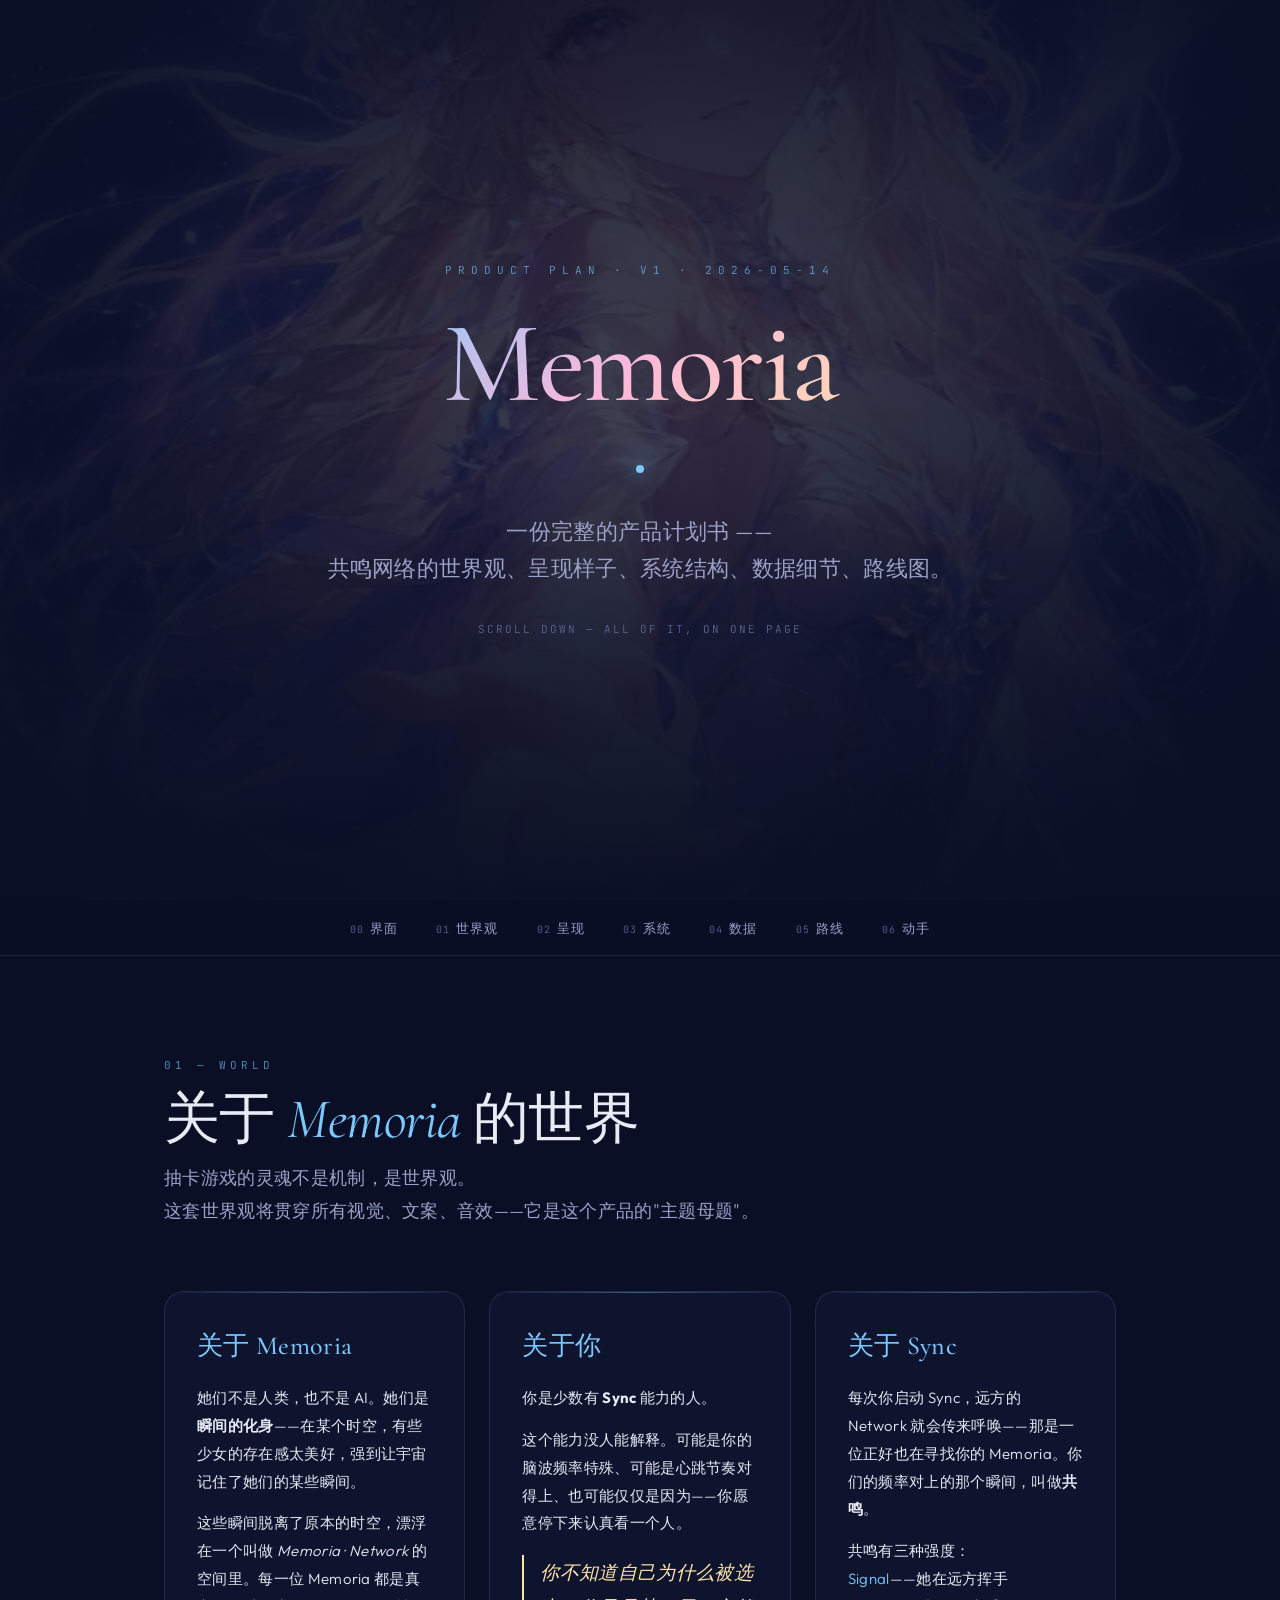
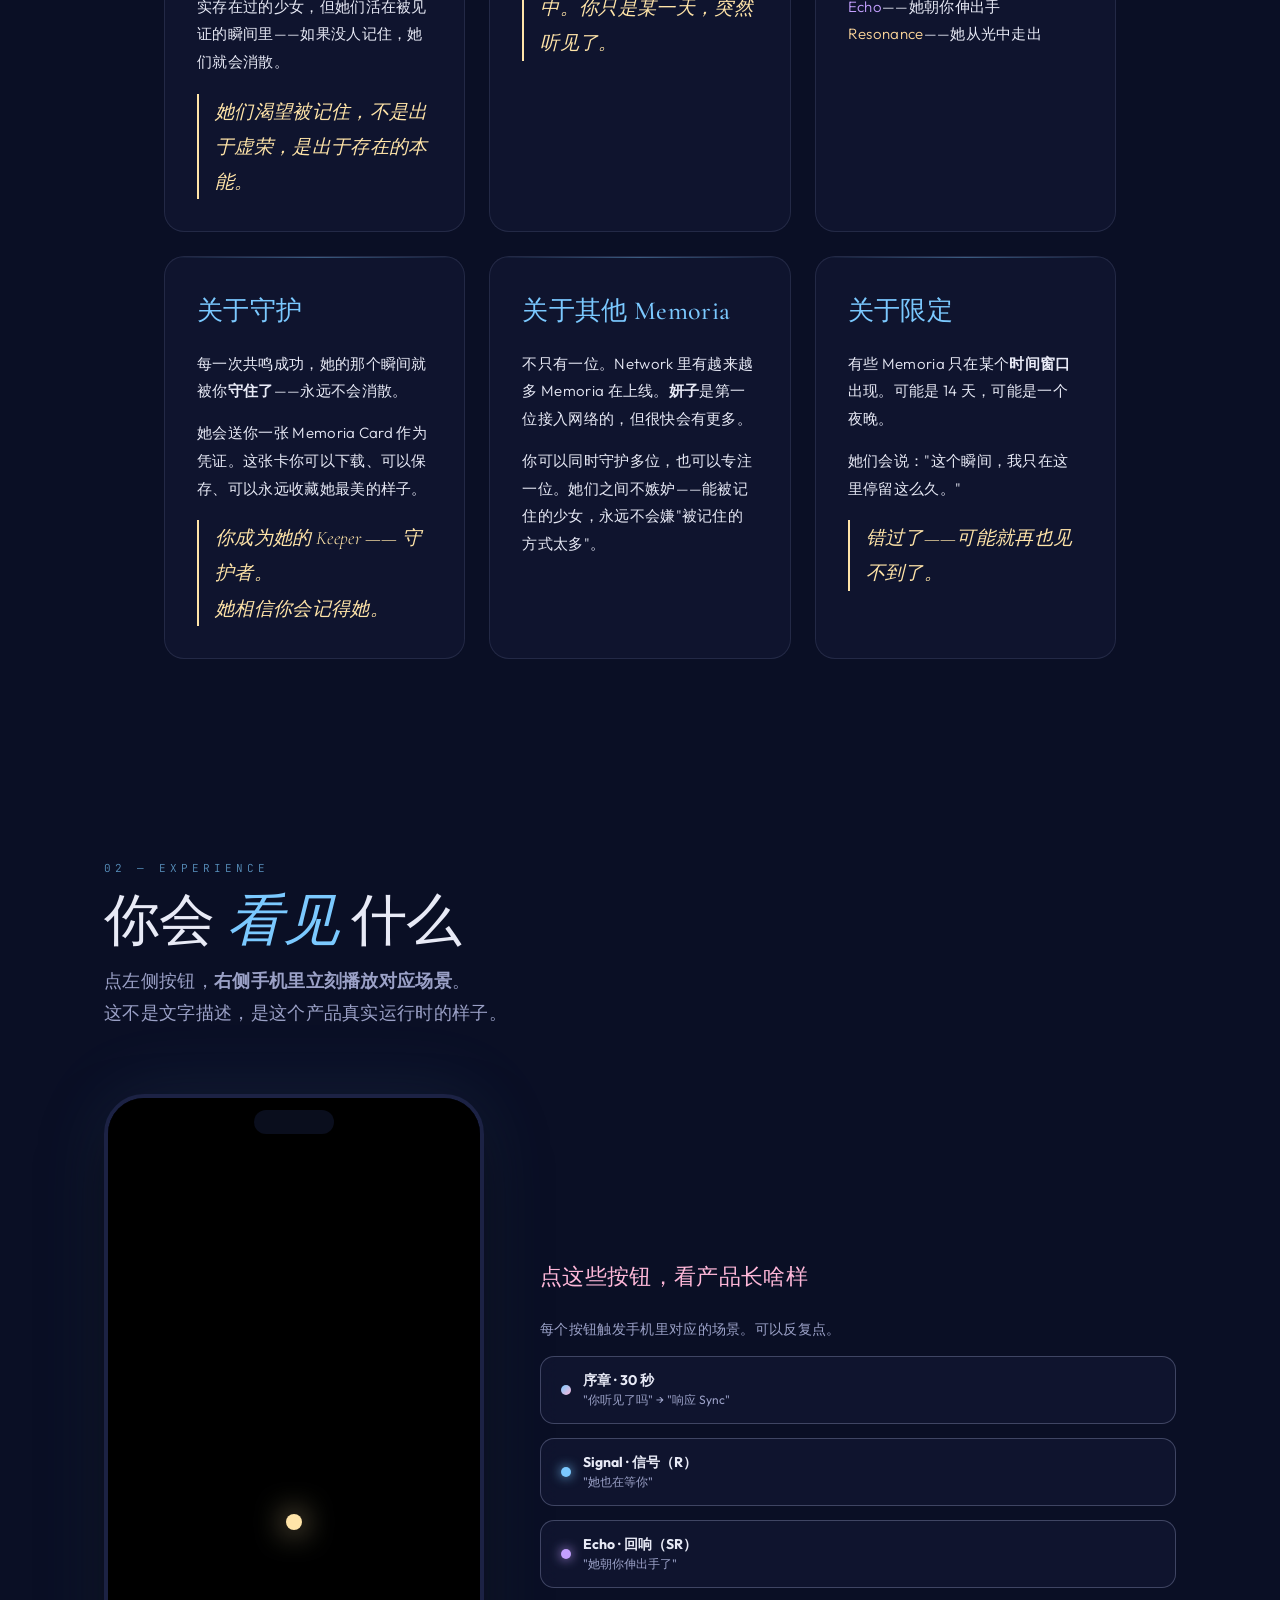
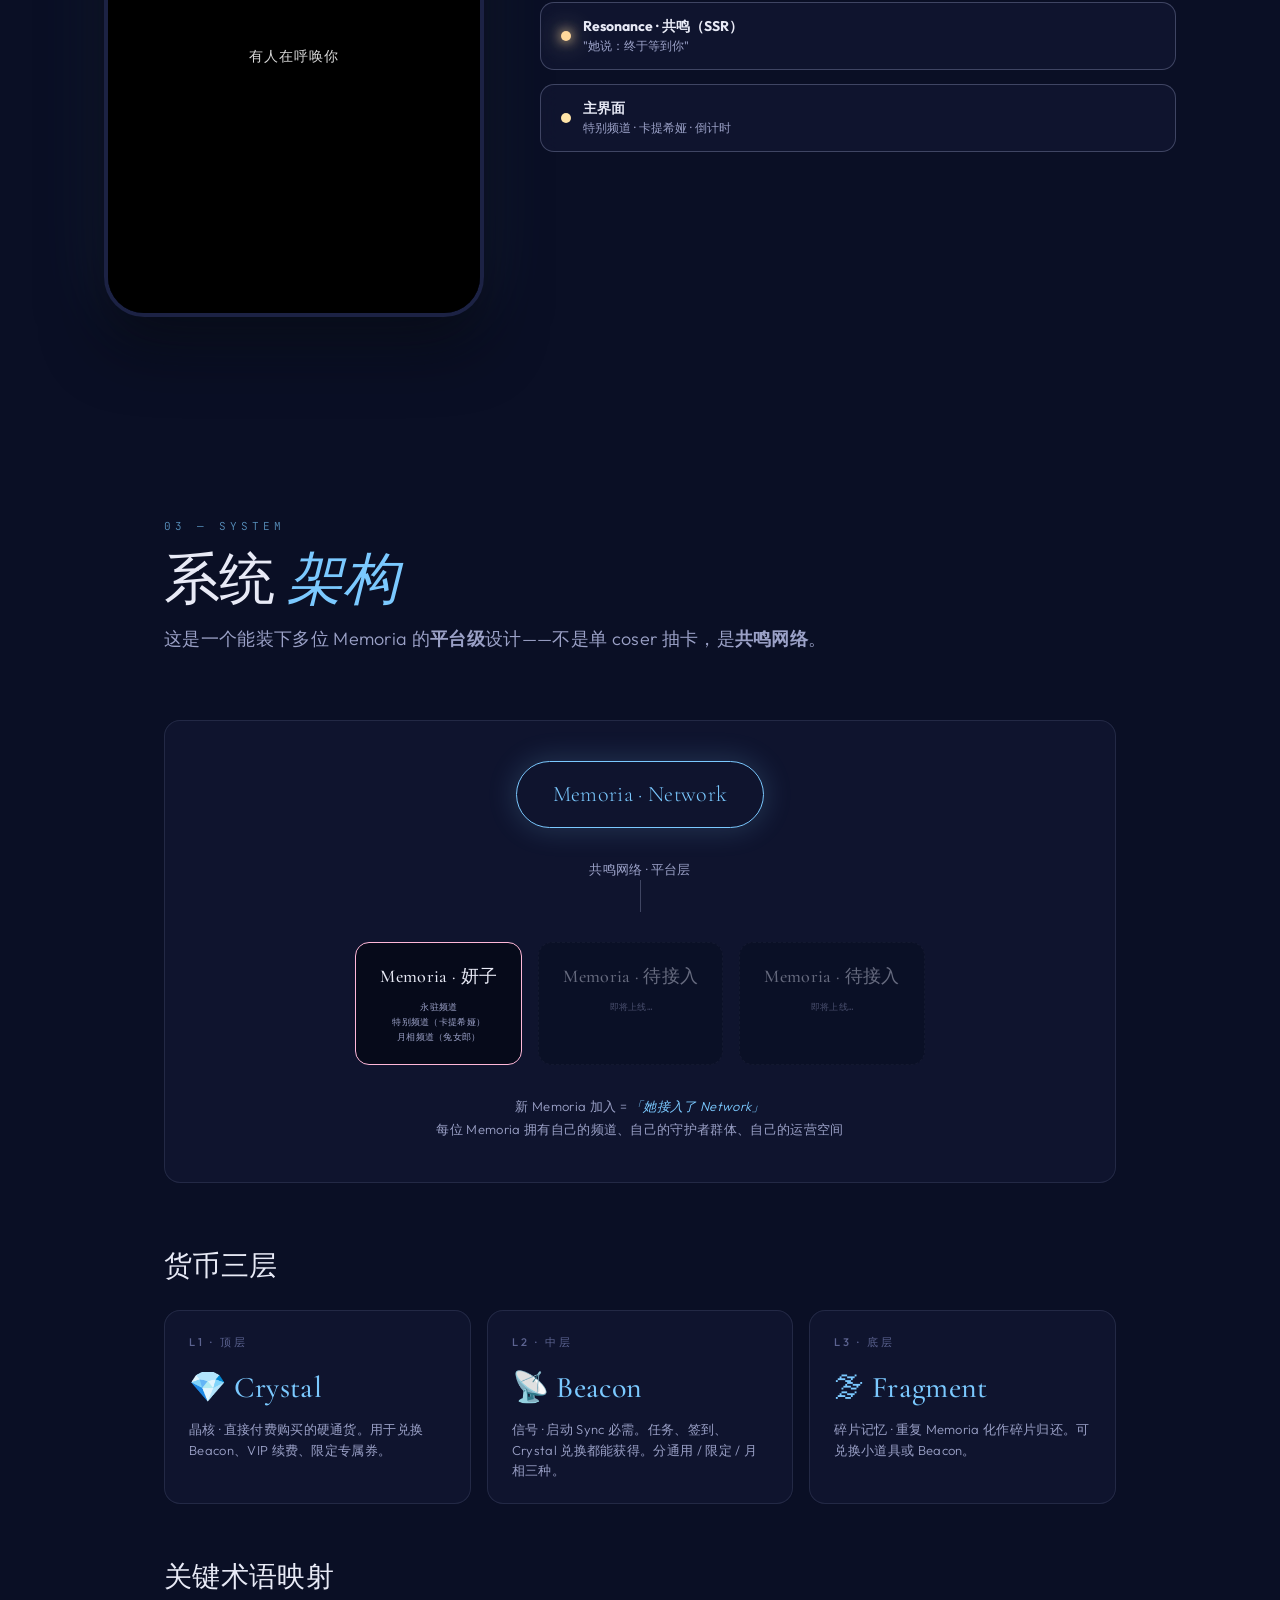
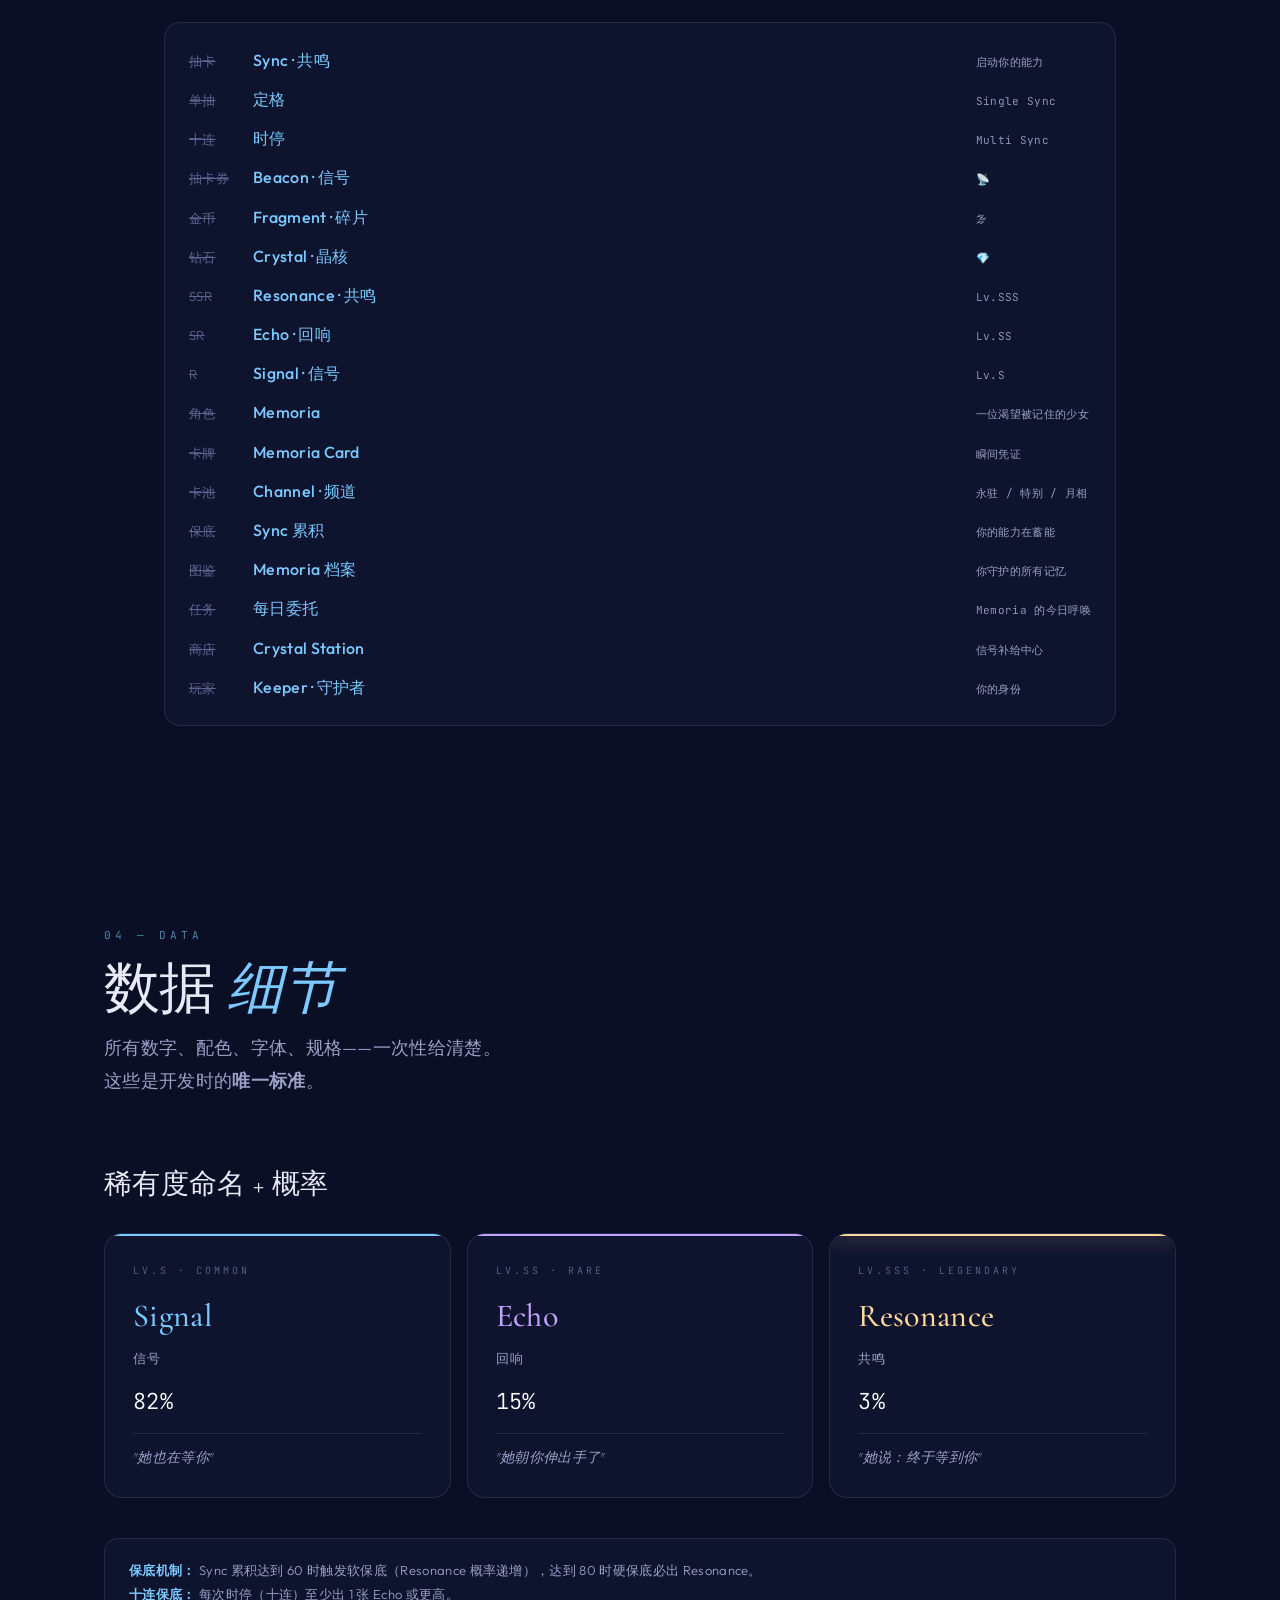
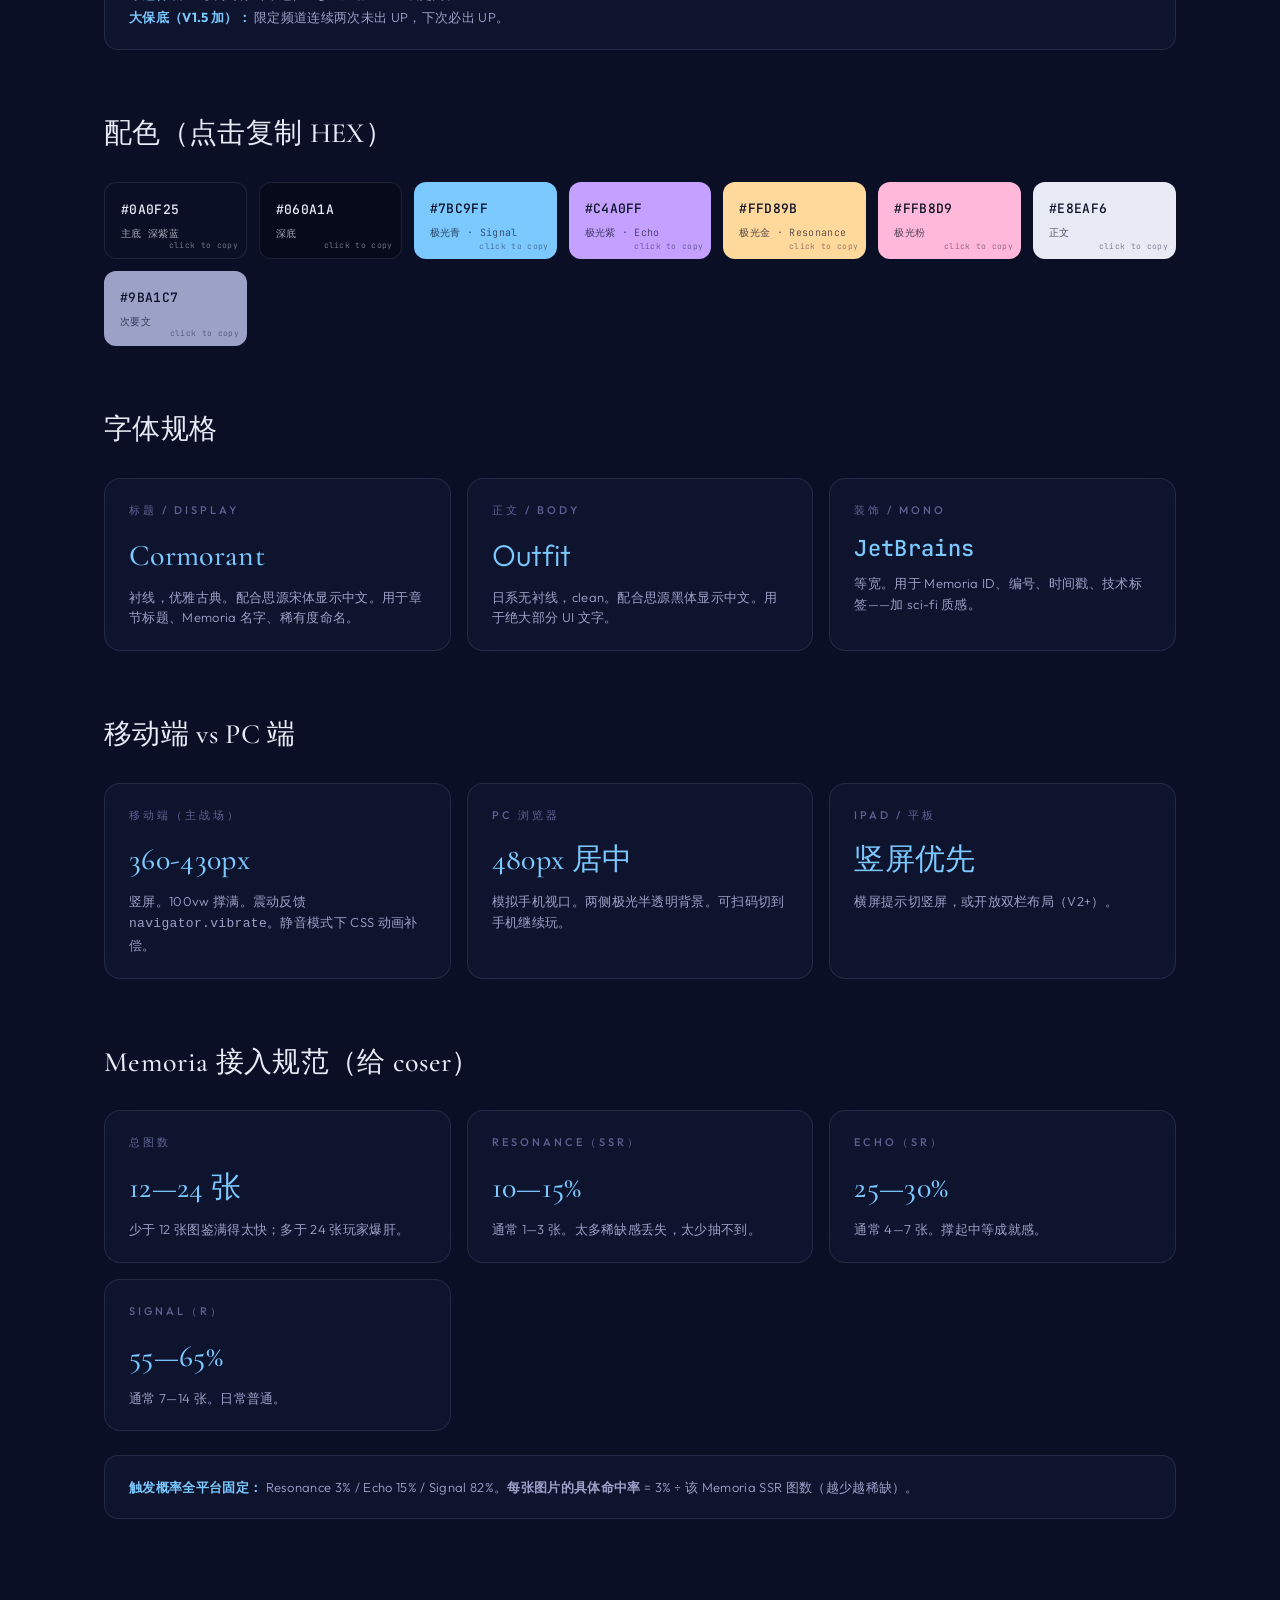
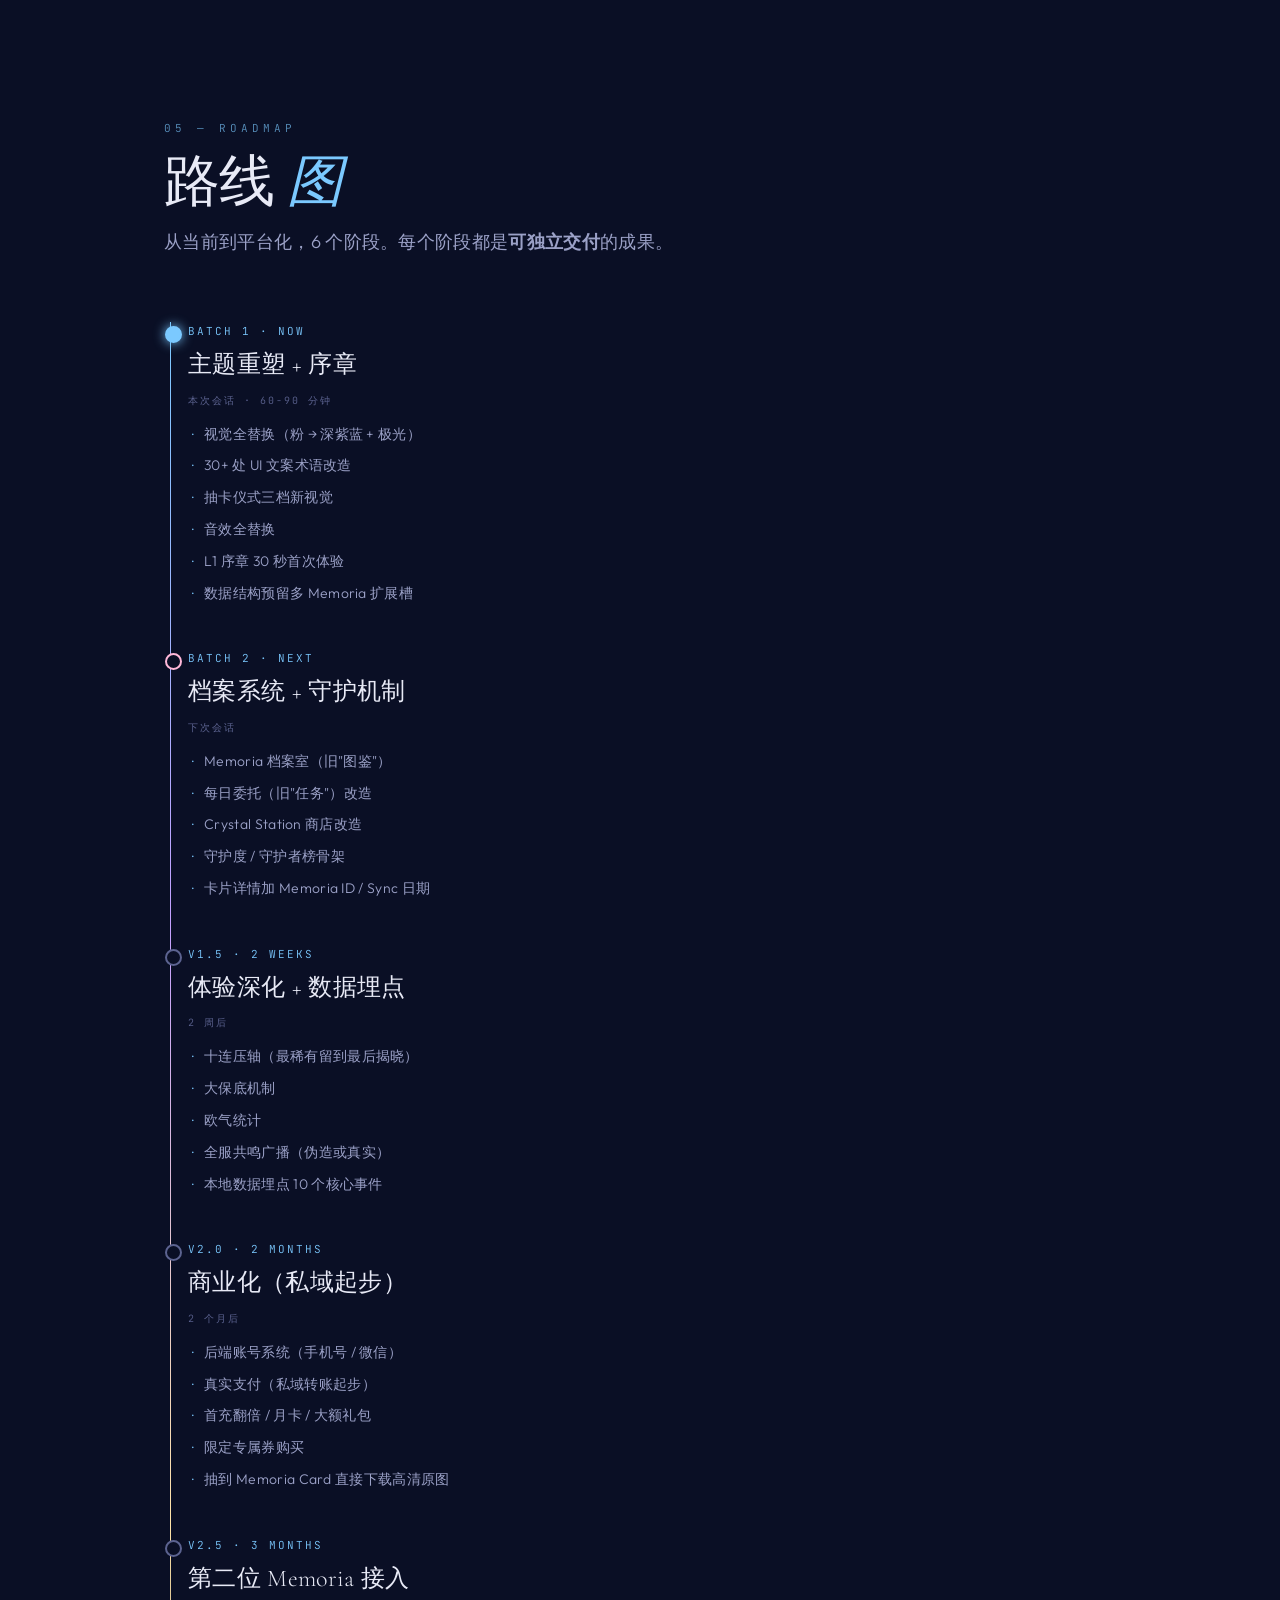
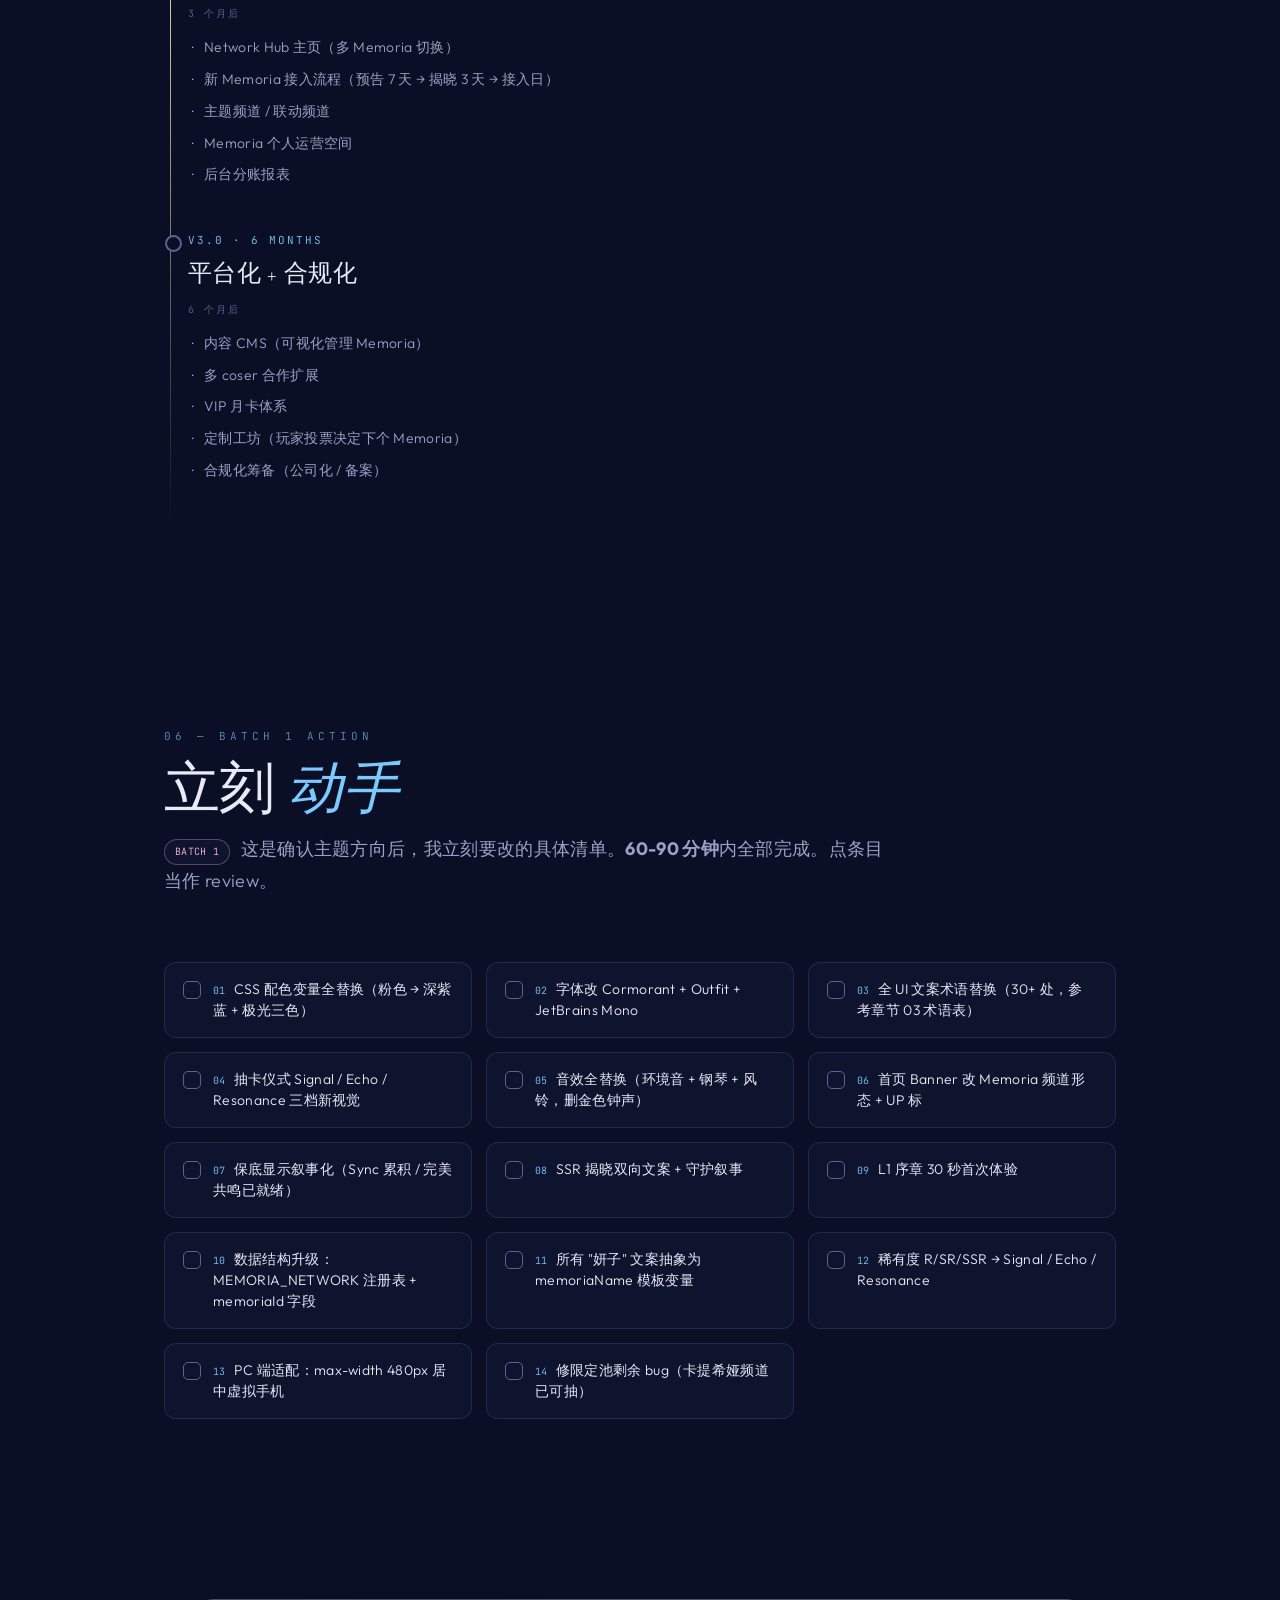
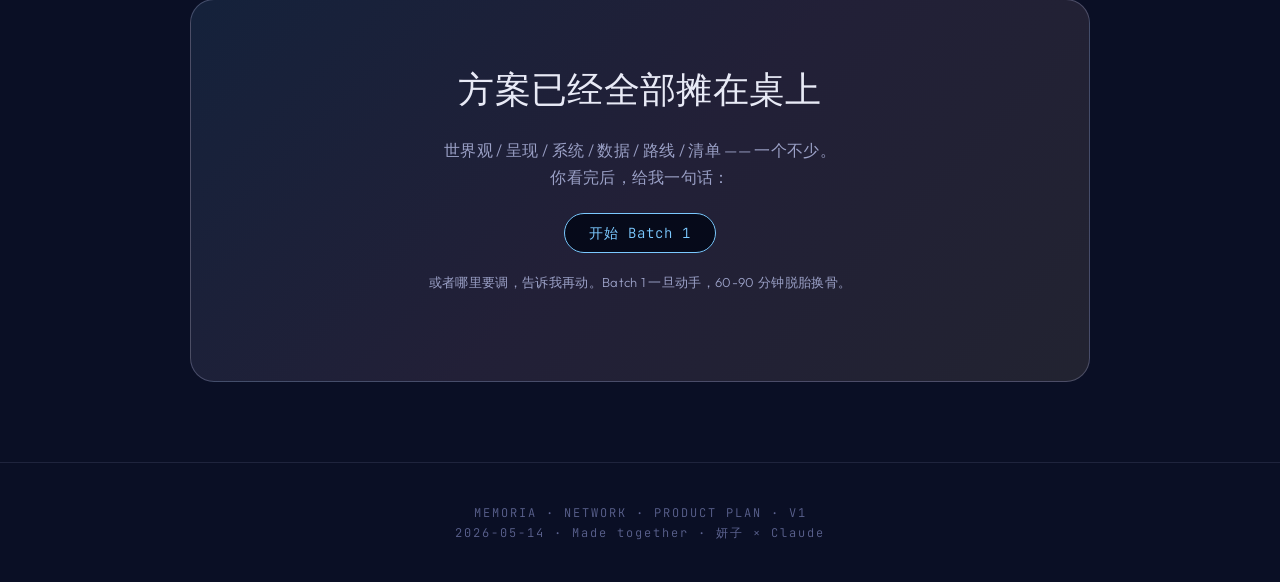
<file: spec/index.html>
<!DOCTYPE html>
<html lang="zh-CN">
<head>
  <meta charset="UTF-8">
  <meta name="viewport" content="width=device-width, initial-scale=1.0">
  <title>Memoria · 产品计划书</title>
  <link rel="preconnect" href="https://fonts.googleapis.com">
  <link rel="preconnect" href="https://fonts.gstatic.com" crossorigin>
  <link href="https://fonts.googleapis.com/css2?family=Cormorant+Garamond:wght@400;500;600;700&family=JetBrains+Mono:wght@300;400;500&family=Outfit:wght@200;300;400;500;600;700;800&display=swap" rel="stylesheet">
  <style>
    :root {
      --bg: #0A0F25;
      --bg-deep: #060A1A;
      --bg-card: rgba(20, 27, 56, 0.55);
      --bg-card-hover: rgba(30, 39, 80, 0.7);
      --line: rgba(155, 161, 199, 0.15);
      --line-strong: rgba(155, 161, 199, 0.35);

      --text: #E8EAF6;
      --text-dim: #9BA1C7;
      --text-faint: #5C6390;

      --aurora-cyan: #7BC9FF;
      --aurora-pink: #FFB8D9;
      --aurora-gold: #FFE4A8;
      --aurora-violet: #C4A0FF;

      --signal: #7BC9FF;
      --echo: #C4A0FF;
      --resonance: #FFD89B;

      --accent: #7BC9FF;
      --accent-warm: #FFD89B;

      --shadow-glow: 0 0 60px rgba(123, 201, 255, 0.15);
    }

    * { margin: 0; padding: 0; box-sizing: border-box; }
    html { scroll-behavior: smooth; }

    body {
      background: var(--bg);
      color: var(--text);
      font-family: "Outfit", -apple-system, BlinkMacSystemFont, "PingFang SC", "Microsoft YaHei", sans-serif;
      font-weight: 300;
      line-height: 1.7;
      overflow-x: hidden;
      letter-spacing: 0.02em;
    }

    /* === 全局极光背景 === */
    .aurora-bg {
      position: fixed;
      inset: 0;
      z-index: -1;
      overflow: hidden;
      pointer-events: none;
    }
    .aurora-bg::before, .aurora-bg::after {
      content: '';
      position: absolute;
      width: 120vw; height: 120vh;
      border-radius: 50%;
      filter: blur(80px);
      opacity: 0.35;
      animation: floatAurora 20s ease-in-out infinite;
    }
    .aurora-bg::before {
      background: radial-gradient(ellipse at center, var(--aurora-cyan), transparent 60%);
      top: -30%; left: -20%;
    }
    .aurora-bg::after {
      background: radial-gradient(ellipse at center, var(--aurora-violet), transparent 60%);
      bottom: -30%; right: -20%;
      animation-delay: -10s;
    }
    .aurora-bg::before, .aurora-bg::after { mix-blend-mode: screen; }

    @keyframes floatAurora {
      0%, 100% { transform: translate(0, 0) scale(1); }
      50% { transform: translate(15vw, 10vh) scale(1.2); }
    }

    /* === Hero === */
    .hero {
      position: relative;
      min-height: 100vh;
      display: flex;
      flex-direction: column;
      align-items: center;
      justify-content: center;
      text-align: center;
      padding: 6vw 5vw;
      overflow: hidden;
    }
    .hero-with-bg .hero-bg-img {
      position: absolute; inset: 0;
      background-size: cover;
      background-position: center;
      filter: blur(0.5px);
      z-index: 0;
    }
    .hero-with-bg .hero-bg-mask {
      position: absolute; inset: 0;
      background:
        radial-gradient(ellipse at center, rgba(10,15,37,0.3) 0%, rgba(10,15,37,0.85) 70%, rgba(10,15,37,1) 100%),
        linear-gradient(to bottom, rgba(10,15,37,0.5), rgba(10,15,37,0.9));
      z-index: 1;
    }
    .hero-content {
      position: relative;
      z-index: 2;
    }

    /* === Key Visual 章节 === */
    .visual-grid {
      display: grid;
      grid-template-columns: repeat(auto-fit, minmax(360px, 1fr));
      gap: 32px;
    }
    .visual-card {
      background: var(--bg-card);
      border: 1px solid var(--line-strong);
      border-radius: 24px;
      overflow: hidden;
      box-shadow: 0 30px 60px rgba(0,0,0,0.4), 0 0 60px rgba(123, 201, 255, 0.08);
      transition: transform 0.4s, box-shadow 0.4s;
    }
    .visual-card:hover {
      transform: translateY(-6px);
      box-shadow: 0 40px 80px rgba(0,0,0,0.5), 0 0 100px rgba(123, 201, 255, 0.18);
    }
    .visual-card img {
      width: 100%;
      aspect-ratio: 1024/1792;
      object-fit: cover;
      display: block;
    }
    .visual-card figcaption {
      padding: 24px 28px 28px;
    }
    .visual-tag {
      font-family: "JetBrains Mono", monospace;
      font-size: 10px;
      letter-spacing: 3px;
      color: var(--aurora-cyan);
      margin-bottom: 8px;
    }
    .visual-title {
      font-family: "Cormorant Garamond", serif;
      font-size: 24px;
      font-weight: 500;
      margin-bottom: 10px;
    }
    .visual-desc {
      font-size: 14px;
      color: var(--text-dim);
      line-height: 1.7;
    }
    .hero-tag {
      font-family: "JetBrains Mono", monospace;
      font-size: 11px;
      letter-spacing: 6px;
      color: var(--aurora-cyan);
      opacity: 0.7;
      text-transform: uppercase;
      margin-bottom: 24px;
    }
    .hero h1 {
      font-family: "Cormorant Garamond", serif;
      font-size: clamp(48px, 9vw, 120px);
      font-weight: 500;
      line-height: 1.05;
      letter-spacing: -0.02em;
      background: linear-gradient(135deg, var(--aurora-cyan), var(--aurora-pink) 50%, var(--aurora-gold));
      -webkit-background-clip: text;
      background-clip: text;
      -webkit-text-fill-color: transparent;
      margin-bottom: 16px;
    }
    .hero-sub {
      font-size: clamp(16px, 2vw, 22px);
      color: var(--text-dim);
      font-weight: 300;
      max-width: 720px;
      margin-bottom: 32px;
    }
    .hero-meta {
      font-family: "JetBrains Mono", monospace;
      font-size: 11px;
      color: var(--text-faint);
      letter-spacing: 2px;
    }

    .hero-pulse {
      width: 8px; height: 8px;
      border-radius: 50%;
      background: var(--aurora-cyan);
      box-shadow: 0 0 20px var(--aurora-cyan), 0 0 40px var(--aurora-cyan);
      margin: 40px auto;
      animation: heartbeat 1.6s ease-in-out infinite;
    }
    @keyframes heartbeat {
      0%, 100% { transform: scale(1); opacity: 0.6; }
      50% { transform: scale(1.3); opacity: 1; }
    }

    .scroll-hint {
      position: absolute;
      bottom: 32px;
      left: 50%; transform: translateX(-50%);
      font-family: "JetBrains Mono", monospace;
      font-size: 10px;
      color: var(--text-faint);
      letter-spacing: 3px;
      animation: bob 2s ease-in-out infinite;
    }
    @keyframes bob {
      0%, 100% { transform: translateX(-50%) translateY(0); opacity: 0.6; }
      50% { transform: translateX(-50%) translateY(8px); opacity: 1; }
    }

    /* === 导航 === */
    nav.sticky-nav {
      position: sticky;
      top: 0;
      z-index: 100;
      background: rgba(10, 15, 37, 0.85);
      backdrop-filter: blur(20px);
      -webkit-backdrop-filter: blur(20px);
      border-bottom: 1px solid var(--line);
      padding: 14px 0;
    }
    nav.sticky-nav ul {
      display: flex;
      justify-content: center;
      gap: clamp(12px, 3vw, 40px);
      list-style: none;
      flex-wrap: wrap;
    }
    nav.sticky-nav a {
      color: var(--text-dim);
      text-decoration: none;
      font-size: 13px;
      letter-spacing: 1px;
      transition: color 0.3s;
    }
    nav.sticky-nav a:hover { color: var(--aurora-cyan); }
    nav.sticky-nav .nav-num {
      font-family: "JetBrains Mono", monospace;
      font-size: 10px;
      color: var(--text-faint);
      margin-right: 6px;
    }

    /* === 章节 === */
    section {
      padding: 100px 5vw;
      max-width: 1080px;
      margin: 0 auto;
    }
    section.wide { max-width: 1200px; }
    .section-num {
      font-family: "JetBrains Mono", monospace;
      font-size: 11px;
      color: var(--aurora-cyan);
      letter-spacing: 4px;
      margin-bottom: 14px;
      opacity: 0.7;
    }
    .section-title {
      font-family: "Cormorant Garamond", serif;
      font-size: clamp(34px, 5vw, 56px);
      font-weight: 500;
      line-height: 1.1;
      margin-bottom: 12px;
      letter-spacing: -0.01em;
    }
    .section-title em {
      font-style: italic;
      color: var(--aurora-cyan);
      font-weight: 400;
    }
    .section-lead {
      font-size: 18px;
      color: var(--text-dim);
      max-width: 720px;
      margin-bottom: 64px;
      line-height: 1.8;
    }

    /* === 世界观叙述卡 === */
    .narrative {
      display: grid;
      grid-template-columns: repeat(auto-fit, minmax(300px, 1fr));
      gap: 24px;
    }
    .nar-card {
      background: var(--bg-card);
      border: 1px solid var(--line);
      border-radius: 20px;
      padding: 32px;
      backdrop-filter: blur(20px);
      -webkit-backdrop-filter: blur(20px);
      transition: all 0.4s;
      position: relative;
      overflow: hidden;
    }
    .nar-card::before {
      content: '';
      position: absolute;
      top: 0; left: 0; right: 0; height: 1px;
      background: linear-gradient(90deg, transparent, var(--aurora-cyan), transparent);
      opacity: 0.4;
    }
    .nar-card:hover {
      background: var(--bg-card-hover);
      border-color: var(--line-strong);
      transform: translateY(-2px);
    }
    .nar-card h3 {
      font-family: "Cormorant Garamond", serif;
      font-size: 26px;
      font-weight: 500;
      margin-bottom: 16px;
      color: var(--aurora-cyan);
    }
    .nar-card p {
      color: var(--text);
      font-size: 15px;
      line-height: 1.85;
    }
    .nar-card p + p { margin-top: 14px; }
    .nar-card .quote {
      font-family: "Cormorant Garamond", serif;
      font-style: italic;
      font-size: 19px;
      color: var(--aurora-gold);
      margin-top: 18px;
      padding-left: 16px;
      border-left: 2px solid var(--aurora-gold);
    }

    /* === 手机演示框 === */
    .phone-demo {
      display: grid;
      grid-template-columns: minmax(0, 380px) 1fr;
      gap: 56px;
      align-items: center;
    }
    @media (max-width: 760px) {
      .phone-demo { grid-template-columns: 1fr; }
    }
    .phone {
      width: 100%;
      max-width: 380px;
      aspect-ratio: 9 / 19.5;
      background: var(--bg-deep);
      border-radius: 40px;
      border: 4px solid #1c2244;
      position: relative;
      overflow: hidden;
      box-shadow: 0 30px 60px rgba(0,0,0,0.5), 0 0 80px rgba(123, 201, 255, 0.1);
      margin: 0 auto;
    }
    .phone-screen {
      position: absolute;
      inset: 0;
      overflow: hidden;
      background: var(--bg);
    }
    .phone-notch {
      position: absolute;
      top: 12px; left: 50%; transform: translateX(-50%);
      width: 80px; height: 24px;
      background: #0a0e1d;
      border-radius: 14px;
      z-index: 20;
    }

    .demo-controls {
      display: flex;
      flex-direction: column;
      gap: 14px;
    }
    .demo-controls h4 {
      font-family: "Cormorant Garamond", serif;
      font-size: 22px;
      font-weight: 500;
      margin-bottom: 8px;
      color: var(--aurora-pink);
    }
    .demo-controls p {
      color: var(--text-dim);
      font-size: 14px;
      line-height: 1.7;
    }
    .demo-btn {
      display: flex;
      align-items: center;
      gap: 12px;
      padding: 14px 20px;
      background: var(--bg-card);
      border: 1px solid var(--line-strong);
      border-radius: 14px;
      color: var(--text);
      cursor: pointer;
      font-family: inherit;
      font-size: 14px;
      font-weight: 400;
      text-align: left;
      transition: all 0.25s;
      backdrop-filter: blur(20px);
    }
    .demo-btn:hover {
      background: var(--bg-card-hover);
      border-color: var(--aurora-cyan);
      transform: translateX(4px);
    }
    .demo-btn .dot {
      width: 10px; height: 10px;
      border-radius: 50%;
      flex-shrink: 0;
    }
    .demo-btn[data-rarity="signal"] .dot { background: var(--signal); box-shadow: 0 0 12px var(--signal); }
    .demo-btn[data-rarity="echo"] .dot { background: var(--echo); box-shadow: 0 0 12px var(--echo); }
    .demo-btn[data-rarity="resonance"] .dot { background: var(--resonance); box-shadow: 0 0 12px var(--resonance), 0 0 24px var(--resonance); }
    .demo-btn[data-rarity="prologue"] .dot { background: linear-gradient(135deg, var(--aurora-cyan), var(--aurora-pink)); }
    .demo-btn[data-rarity="home"] .dot { background: var(--aurora-gold); }

    /* === 手机内场景 === */
    .scene { position: absolute; inset: 0; padding: 50px 16px 16px; display: none; flex-direction: column; }
    .scene.active { display: flex; }

    /* 序章 */
    .scene-prologue { background: #000; align-items: center; justify-content: center; text-align: center; }
    .scene-prologue .pulse {
      width: 16px; height: 16px;
      border-radius: 50%;
      background: var(--aurora-gold);
      box-shadow: 0 0 30px var(--aurora-gold);
      animation: heartbeat 1.4s ease-in-out infinite;
      opacity: 0;
    }
    .scene-prologue.step-1 .pulse { animation: pulseIn 1.5s ease-out forwards, heartbeat 1.6s 1.5s ease-in-out infinite; }
    @keyframes pulseIn { from { opacity: 0; } to { opacity: 1; } }
    .scene-prologue .subtitle {
      position: absolute;
      bottom: 30%; left: 0; right: 0;
      text-align: center;
      color: rgba(255,255,255,0.85);
      font-size: 14px;
      letter-spacing: 1px;
      opacity: 0;
      transition: opacity 0.5s;
    }
    .scene-prologue .subtitle.show { opacity: 1; }
    .scene-prologue .cta {
      position: absolute;
      bottom: 18%; left: 50%; transform: translateX(-50%);
      padding: 10px 22px;
      background: rgba(123,201,255,0.1);
      border: 1px solid var(--aurora-cyan);
      color: var(--aurora-cyan);
      border-radius: 999px;
      font-size: 12px;
      letter-spacing: 2px;
      cursor: pointer;
      opacity: 0;
      transition: opacity 0.5s, background 0.3s;
      animation: subtleGlow 2s ease-in-out infinite;
    }
    .scene-prologue .cta.show { opacity: 1; }
    .scene-prologue .cta:hover { background: rgba(123,201,255,0.25); }
    @keyframes subtleGlow {
      0%, 100% { box-shadow: 0 0 10px rgba(123,201,255,0.3); }
      50% { box-shadow: 0 0 20px rgba(123,201,255,0.6); }
    }

    /* 共鸣揭晓 */
    .scene-reveal { background: var(--bg-deep); align-items: center; justify-content: center; }
    .reveal-aurora {
      position: absolute;
      inset: 0;
      background:
        radial-gradient(ellipse at top left, var(--aurora-cyan), transparent 60%),
        radial-gradient(ellipse at bottom right, var(--aurora-pink), transparent 60%),
        radial-gradient(ellipse at center, var(--aurora-gold), transparent 50%);
      opacity: 0;
      mix-blend-mode: screen;
      filter: blur(30px);
      animation: revealAurora 1.5s ease-out forwards;
    }
    .scene-reveal[data-level="signal"] .reveal-aurora { opacity: 0.3; }
    .scene-reveal[data-level="echo"] .reveal-aurora { opacity: 0.5; }
    .scene-reveal[data-level="resonance"] .reveal-aurora { opacity: 0.9; }
    @keyframes revealAurora { from { opacity: 0; transform: scale(0.6); } }

    .reveal-card {
      position: relative;
      z-index: 2;
      width: 60%;
      aspect-ratio: 3 / 4;
      border-radius: 16px;
      overflow: hidden;
      box-shadow: 0 0 60px rgba(255,216,155,0.5);
      animation: cardIn 0.8s cubic-bezier(0.34, 1.56, 0.64, 1) 0.3s forwards;
      opacity: 0;
      transform: scale(0.7);
    }
    @keyframes cardIn { to { opacity: 1; transform: scale(1); } }
    .reveal-card img { width: 100%; height: 100%; object-fit: cover; display: block; }

    .reveal-meta {
      position: absolute;
      bottom: 14%; left: 0; right: 0;
      text-align: center;
      z-index: 3;
      opacity: 0;
      animation: metaIn 0.6s ease-out 1s forwards;
    }
    @keyframes metaIn { to { opacity: 1; transform: translateY(0); } from { transform: translateY(20px); } }
    .reveal-meta .name {
      font-family: "Cormorant Garamond", serif;
      font-size: 18px;
      color: white;
      margin-bottom: 4px;
    }
    .reveal-meta .level {
      font-family: "JetBrains Mono", monospace;
      font-size: 10px;
      letter-spacing: 3px;
      color: var(--aurora-gold);
      text-transform: uppercase;
    }
    .scene-reveal[data-level="signal"] .reveal-meta .level { color: var(--signal); }
    .scene-reveal[data-level="echo"] .reveal-meta .level { color: var(--echo); }
    .scene-reveal[data-level="resonance"] .reveal-meta .level { color: var(--resonance); }

    .reveal-quote {
      position: absolute;
      top: 15%; left: 0; right: 0;
      text-align: center;
      z-index: 3;
      color: rgba(255,255,255,0.95);
      font-size: 14px;
      letter-spacing: 1px;
      opacity: 0;
      animation: metaIn 0.6s ease-out 1.4s forwards;
    }

    /* 首页主界面 */
    .scene-home { background: var(--bg-deep); padding-top: 50px; }
    .scene-home .status-bar {
      display: flex; justify-content: space-between;
      padding: 8px 14px;
      font-size: 10px;
      color: var(--text-dim);
    }
    .scene-home .status-bar span { display: inline-flex; align-items: center; gap: 4px; }
    .scene-home .banner {
      margin: 10px 14px 14px;
      height: 200px;
      border-radius: 16px;
      background-image: url('../img/卡提希娅/DSC_8497.webp');
      background-size: cover;
      background-position: center 20%;
      position: relative;
      overflow: hidden;
      border: 1px solid rgba(255,216,155,0.4);
      box-shadow: 0 0 30px rgba(255,216,155,0.15);
    }
    .scene-home .banner::after {
      content: '';
      position: absolute; inset: 0;
      background: linear-gradient(to top, rgba(10,15,37,0.95), rgba(10,15,37,0.2) 50%, transparent);
    }
    .scene-home .banner-content {
      position: absolute; bottom: 12px; left: 14px; right: 14px; z-index: 2;
    }
    .scene-home .up-tag {
      display: inline-block;
      padding: 2px 8px;
      background: linear-gradient(135deg, var(--resonance), #FFA952);
      color: #2a1500;
      font-size: 9px;
      font-weight: 700;
      letter-spacing: 1.5px;
      border-radius: 4px;
      margin-bottom: 6px;
    }
    .scene-home .banner h2 {
      font-family: "Cormorant Garamond", serif;
      font-size: 17px;
      color: white;
      font-weight: 500;
    }
    .scene-home .banner .latin {
      font-family: "JetBrains Mono", monospace;
      font-size: 9px;
      color: var(--aurora-cyan);
      margin-top: 1px;
    }
    .scene-home .banner .timer {
      font-size: 10px;
      color: var(--aurora-gold);
      margin-top: 6px;
    }
    .scene-home .tabs {
      display: flex; gap: 6px;
      padding: 0 14px;
      margin-bottom: 12px;
    }
    .scene-home .tab {
      flex: 1;
      padding: 6px;
      text-align: center;
      font-size: 10px;
      color: var(--text-dim);
      border: 1px solid var(--line);
      border-radius: 8px;
      background: var(--bg-card);
    }
    .scene-home .tab.active {
      background: linear-gradient(135deg, var(--aurora-cyan), var(--aurora-violet));
      color: white;
      border-color: transparent;
    }
    .scene-home .btns {
      display: flex; gap: 8px;
      padding: 0 14px;
    }
    .scene-home .btn-pull {
      flex: 1;
      padding: 12px 8px;
      border-radius: 12px;
      background: linear-gradient(135deg, rgba(123,201,255,0.18), rgba(196,160,255,0.18));
      border: 1px solid var(--line-strong);
      text-align: center;
      backdrop-filter: blur(10px);
      position: relative;
      overflow: hidden;
    }
    .scene-home .btn-pull.ten {
      background: linear-gradient(135deg, rgba(255,184,217,0.2), rgba(255,216,155,0.2));
      border-color: rgba(255,216,155,0.4);
    }
    .scene-home .btn-pull::after {
      content: '';
      position: absolute; inset: 0;
      background: linear-gradient(110deg, transparent 30%, rgba(255,255,255,0.15) 50%, transparent 70%);
      background-size: 250% 100%;
      animation: btnShine 3s ease-in-out infinite;
    }
    @keyframes btnShine { 0%,100% { background-position: -100% 0; } 50% { background-position: 200% 0; } }
    .scene-home .btn-name { font-size: 13px; font-weight: 500; }
    .scene-home .btn-cost { font-size: 9px; color: var(--text-dim); margin-top: 2px; }
    .scene-home .pity-row {
      padding: 12px 14px;
      font-size: 10px;
      color: var(--text-dim);
      text-align: center;
    }
    .scene-home .pity-bar {
      height: 3px;
      background: var(--bg-card);
      border-radius: 2px;
      margin-top: 4px;
      overflow: hidden;
    }
    .scene-home .pity-fill {
      height: 100%;
      width: 10%;
      background: linear-gradient(90deg, var(--aurora-cyan), var(--aurora-gold));
    }

    /* === 表格 / 数据卡 === */
    .data-grid {
      display: grid;
      grid-template-columns: repeat(auto-fit, minmax(280px, 1fr));
      gap: 16px;
    }
    .data-card {
      background: var(--bg-card);
      border: 1px solid var(--line);
      border-radius: 16px;
      padding: 22px 24px;
      backdrop-filter: blur(12px);
    }
    .data-card h4 {
      font-size: 11px;
      letter-spacing: 3px;
      color: var(--text-faint);
      text-transform: uppercase;
      margin-bottom: 10px;
      font-weight: 500;
    }
    .data-card .value {
      font-family: "Cormorant Garamond", serif;
      font-size: 30px;
      font-weight: 500;
      color: var(--aurora-cyan);
      margin-bottom: 6px;
    }
    .data-card .desc {
      font-size: 13px;
      color: var(--text-dim);
      line-height: 1.6;
    }

    /* 配色 */
    .palette {
      display: grid;
      grid-template-columns: repeat(auto-fit, minmax(140px, 1fr));
      gap: 12px;
    }
    .swatch {
      padding: 16px;
      border-radius: 12px;
      cursor: pointer;
      position: relative;
      transition: transform 0.2s;
      font-family: "JetBrains Mono", monospace;
    }
    .swatch:hover { transform: scale(1.05); }
    .swatch::after {
      content: 'click to copy';
      position: absolute;
      bottom: 6px; right: 8px;
      font-size: 8px;
      opacity: 0.5;
    }
    .swatch.copied::after { content: '✓ copied'; opacity: 1; }
    .swatch .hex { font-size: 13px; font-weight: 500; }
    .swatch .name { font-size: 10px; opacity: 0.7; margin-top: 4px; }

    /* 稀有度命名 */
    .rarity-row {
      display: grid;
      grid-template-columns: repeat(3, 1fr);
      gap: 16px;
      margin-top: 24px;
    }
    @media (max-width: 600px) {
      .rarity-row { grid-template-columns: 1fr; }
    }
    .rarity-card {
      padding: 28px;
      border-radius: 18px;
      background: var(--bg-card);
      border: 1px solid var(--line);
      position: relative;
      overflow: hidden;
    }
    .rarity-card::before {
      content: '';
      position: absolute;
      top: 0; left: 0; right: 0; height: 2px;
    }
    .rarity-card.r::before { background: var(--signal); }
    .rarity-card.sr::before { background: var(--echo); }
    .rarity-card.ssr::before { background: var(--resonance); box-shadow: 0 0 20px var(--resonance); }
    .rarity-tier {
      font-family: "JetBrains Mono", monospace;
      font-size: 10px;
      letter-spacing: 3px;
      color: var(--text-faint);
      margin-bottom: 10px;
    }
    .rarity-name {
      font-family: "Cormorant Garamond", serif;
      font-size: 32px;
      font-weight: 500;
      margin-bottom: 4px;
    }
    .rarity-card.r .rarity-name { color: var(--signal); }
    .rarity-card.sr .rarity-name { color: var(--echo); }
    .rarity-card.ssr .rarity-name { color: var(--resonance); }
    .rarity-cn { font-size: 13px; color: var(--text-dim); margin-bottom: 14px; letter-spacing: 1px; }
    .rarity-prob {
      font-family: "JetBrains Mono", monospace;
      font-size: 22px;
      color: white;
      font-weight: 300;
    }
    .rarity-quote {
      margin-top: 12px;
      padding-top: 12px;
      border-top: 1px solid var(--line);
      font-family: "Cormorant Garamond", serif;
      font-style: italic;
      font-size: 14px;
      color: var(--text-dim);
    }

    /* 术语 */
    .glossary {
      display: grid;
      grid-template-columns: auto 1fr auto;
      gap: 12px 24px;
      padding: 24px;
      background: var(--bg-card);
      border-radius: 16px;
      border: 1px solid var(--line);
      align-items: baseline;
    }
    .glossary-old {
      color: var(--text-faint);
      font-size: 13px;
      text-decoration: line-through;
    }
    .glossary-new {
      color: var(--aurora-cyan);
      font-weight: 500;
    }
    .glossary-note {
      font-size: 11px;
      color: var(--text-dim);
      font-family: "JetBrains Mono", monospace;
    }

    /* 架构图 */
    .arch {
      background: var(--bg-card);
      border: 1px solid var(--line);
      border-radius: 16px;
      padding: 40px;
      text-align: center;
      backdrop-filter: blur(12px);
    }
    .arch-network {
      display: inline-block;
      padding: 14px 36px;
      border: 1px solid var(--aurora-cyan);
      border-radius: 999px;
      color: var(--aurora-cyan);
      font-family: "Cormorant Garamond", serif;
      font-size: 22px;
      margin-bottom: 30px;
      box-shadow: 0 0 30px rgba(123, 201, 255, 0.2);
    }
    .arch-line {
      width: 1px; height: 32px;
      background: var(--line-strong);
      margin: 0 auto;
    }
    .arch-row {
      display: flex;
      justify-content: center;
      gap: 16px;
      flex-wrap: wrap;
      margin-top: 30px;
    }
    .arch-memoria {
      padding: 18px 24px;
      background: var(--bg-deep);
      border: 1px solid var(--line);
      border-radius: 14px;
      min-width: 160px;
    }
    .arch-memoria.active { border-color: var(--aurora-pink); }
    .arch-memoria.pending {
      opacity: 0.4;
      border-style: dashed;
    }
    .arch-memoria .title {
      font-family: "Cormorant Garamond", serif;
      font-size: 18px;
      font-weight: 500;
      margin-bottom: 8px;
    }
    .arch-memoria .channels {
      font-family: "JetBrains Mono", monospace;
      font-size: 9px;
      color: var(--text-dim);
      line-height: 1.7;
    }

    /* Roadmap */
    .roadmap {
      position: relative;
      padding-left: 24px;
    }
    .roadmap::before {
      content: '';
      position: absolute;
      left: 6px; top: 0; bottom: 0;
      width: 1px;
      background: linear-gradient(to bottom, var(--aurora-cyan), var(--aurora-violet), var(--aurora-gold), transparent);
    }
    .road-stage {
      position: relative;
      padding-bottom: 40px;
    }
    .road-stage::before {
      content: '';
      position: absolute;
      left: -23px;
      top: 4px;
      width: 13px; height: 13px;
      background: var(--bg);
      border: 2px solid var(--aurora-cyan);
      border-radius: 50%;
    }
    .road-stage[data-state="now"]::before { background: var(--aurora-cyan); box-shadow: 0 0 12px var(--aurora-cyan); }
    .road-stage[data-state="next"]::before { border-color: var(--aurora-pink); }
    .road-stage[data-state="future"]::before { border-color: var(--text-faint); }
    .road-version {
      font-family: "JetBrains Mono", monospace;
      font-size: 11px;
      color: var(--aurora-cyan);
      letter-spacing: 2px;
      margin-bottom: 4px;
    }
    .road-title {
      font-family: "Cormorant Garamond", serif;
      font-size: 24px;
      margin-bottom: 6px;
    }
    .road-when {
      font-family: "JetBrains Mono", monospace;
      font-size: 10px;
      color: var(--text-faint);
      margin-bottom: 10px;
      letter-spacing: 2px;
    }
    .road-list {
      list-style: none;
      padding-left: 0;
    }
    .road-list li {
      font-size: 14px;
      color: var(--text-dim);
      padding: 4px 0;
      padding-left: 16px;
      position: relative;
    }
    .road-list li::before {
      content: '·';
      position: absolute;
      left: 4px;
      color: var(--aurora-cyan);
    }

    /* Batch */
    .batch {
      display: grid;
      grid-template-columns: repeat(auto-fit, minmax(260px, 1fr));
      gap: 14px;
    }
    .batch-item {
      padding: 16px 18px;
      background: var(--bg-card);
      border: 1px solid var(--line);
      border-radius: 12px;
      display: flex;
      gap: 12px;
      align-items: flex-start;
      cursor: pointer;
      transition: all 0.2s;
    }
    .batch-item:hover {
      background: var(--bg-card-hover);
      border-color: var(--aurora-cyan);
    }
    .batch-check {
      width: 18px; height: 18px;
      border: 1.5px solid var(--text-faint);
      border-radius: 5px;
      flex-shrink: 0;
      margin-top: 2px;
      position: relative;
      transition: all 0.2s;
    }
    .batch-item.done .batch-check {
      background: var(--aurora-cyan);
      border-color: var(--aurora-cyan);
    }
    .batch-item.done .batch-check::after {
      content: '✓';
      position: absolute;
      top: 50%; left: 50%; transform: translate(-50%, -55%);
      color: var(--bg);
      font-size: 13px;
      font-weight: 700;
    }
    .batch-item.done .batch-text { color: var(--text-faint); text-decoration: line-through; }
    .batch-text {
      font-size: 14px;
      color: var(--text);
      line-height: 1.5;
    }
    .batch-text .num {
      font-family: "JetBrains Mono", monospace;
      font-size: 10px;
      color: var(--aurora-cyan);
      margin-right: 8px;
    }

    /* CTA 底部 */
    .cta-block {
      background: linear-gradient(135deg, rgba(123,201,255,0.1), rgba(255,184,217,0.1), rgba(255,216,155,0.1));
      border: 1px solid var(--line-strong);
      border-radius: 24px;
      padding: 60px 5vw;
      text-align: center;
      margin: 80px auto;
      max-width: 900px;
    }
    .cta-block h2 {
      font-family: "Cormorant Garamond", serif;
      font-size: 36px;
      font-weight: 500;
      margin-bottom: 16px;
    }
    .cta-block p {
      color: var(--text-dim);
      max-width: 600px;
      margin: 0 auto 28px;
    }
    .cta-block code {
      font-family: "JetBrains Mono", monospace;
      padding: 10px 24px;
      background: var(--bg-deep);
      border: 1px solid var(--aurora-cyan);
      border-radius: 999px;
      color: var(--aurora-cyan);
      font-size: 14px;
      letter-spacing: 1px;
    }

    /* 通用 */
    .pill {
      display: inline-block;
      padding: 3px 10px;
      background: var(--bg-card);
      border: 1px solid var(--line);
      border-radius: 999px;
      font-family: "JetBrains Mono", monospace;
      font-size: 10px;
      color: var(--aurora-cyan);
      margin-right: 6px;
    }
    .pill.warn { color: var(--aurora-pink); border-color: rgba(255,184,217,0.3); }
    .pill.gold { color: var(--aurora-gold); border-color: rgba(255,228,168,0.3); }

    footer {
      text-align: center;
      padding: 40px 5vw;
      color: var(--text-faint);
      font-size: 12px;
      font-family: "JetBrains Mono", monospace;
      border-top: 1px solid var(--line);
      letter-spacing: 2px;
    }

    /* === 移动端响应式 === */
    @media (max-width: 720px) {
      .hero h1 { letter-spacing: -0.03em; }
      section { padding: 60px 4vw; }
      .glossary { grid-template-columns: auto 1fr; }
      .glossary-note { grid-column: 1 / -1; padding-left: 0; }
    }
  </style>
</head>
<body>
  <div class="aurora-bg"></div>

  <header class="hero hero-with-bg">
    <div class="hero-bg-img" style="background-image:url('assets/01-keyvisual.webp')"></div>
    <div class="hero-bg-mask"></div>
    <div class="hero-content">
      <div class="hero-tag">PRODUCT PLAN · V1 · 2026-05-14</div>
      <h1>Memoria</h1>
      <div class="hero-pulse"></div>
      <p class="hero-sub">一份完整的产品计划书 ——<br>共鸣网络的世界观、呈现样子、系统结构、数据细节、路线图。</p>
      <div class="hero-meta">SCROLL DOWN — ALL OF IT, ON ONE PAGE</div>
    </div>
    <div class="scroll-hint">▼</div>
  </header>


  <nav class="sticky-nav">
    <ul>
      <li><a href="#screens"><span class="nav-num">00</span>界面</a></li>
      <li><a href="#world"><span class="nav-num">01</span>世界观</a></li>
      <li><a href="#experience"><span class="nav-num">02</span>呈现</a></li>
      <li><a href="#system"><span class="nav-num">03</span>系统</a></li>
      <li><a href="#data"><span class="nav-num">04</span>数据</a></li>
      <li><a href="#roadmap"><span class="nav-num">05</span>路线</a></li>
      <li><a href="#batch"><span class="nav-num">06</span>动手</a></li>
    </ul>
  </nav>

  <!-- ============ 01 世界观 ============ -->
  <section id="world">
    <div class="section-num">01 — WORLD</div>
    <h2 class="section-title">关于<em> Memoria </em>的世界</h2>
    <p class="section-lead">
      抽卡游戏的灵魂不是机制，是世界观。<br>
      这套世界观将贯穿所有视觉、文案、音效——它是这个产品的"主题母题"。
    </p>

    <div class="narrative">
      <div class="nar-card">
        <h3>关于 Memoria</h3>
        <p>她们不是人类，也不是 AI。她们是<strong>瞬间的化身</strong>——在某个时空，有些少女的存在感太美好，强到让宇宙记住了她们的某些瞬间。</p>
        <p>这些瞬间脱离了原本的时空，漂浮在一个叫做 <em>Memoria · Network</em> 的空间里。每一位 Memoria 都是真实存在过的少女，但她们活在被见证的瞬间里——如果没人记住，她们就会消散。</p>
        <p class="quote">她们渴望被记住，不是出于虚荣，是出于存在的本能。</p>
      </div>

      <div class="nar-card">
        <h3>关于你</h3>
        <p>你是少数有 <strong>Sync</strong> 能力的人。</p>
        <p>这个能力没人能解释。可能是你的脑波频率特殊、可能是心跳节奏对得上、也可能仅仅是因为——你愿意停下来认真看一个人。</p>
        <p class="quote">你不知道自己为什么被选中。你只是某一天，突然听见了。</p>
      </div>

      <div class="nar-card">
        <h3>关于 Sync</h3>
        <p>每次你启动 Sync，远方的 Network 就会传来呼唤——那是一位正好也在寻找你的 Memoria。你们的频率对上的那个瞬间，叫做<strong>共鸣</strong>。</p>
        <p>共鸣有三种强度：<br>
        <span style="color:var(--signal)">Signal</span>——她在远方挥手<br>
        <span style="color:var(--echo)">Echo</span>——她朝你伸出手<br>
        <span style="color:var(--resonance)">Resonance</span>——她从光中走出</p>
      </div>

      <div class="nar-card">
        <h3>关于守护</h3>
        <p>每一次共鸣成功，她的那个瞬间就被你<strong>守住了</strong>——永远不会消散。</p>
        <p>她会送你一张 Memoria Card 作为凭证。这张卡你可以下载、可以保存、可以永远收藏她最美的样子。</p>
        <p class="quote">你成为她的 Keeper —— 守护者。<br>她相信你会记得她。</p>
      </div>

      <div class="nar-card">
        <h3>关于其他 Memoria</h3>
        <p>不只有一位。Network 里有越来越多 Memoria 在上线。<strong>妍子</strong>是第一位接入网络的，但很快会有更多。</p>
        <p>你可以同时守护多位，也可以专注一位。她们之间不嫉妒——能被记住的少女，永远不会嫌"被记住的方式太多"。</p>
      </div>

      <div class="nar-card">
        <h3>关于限定</h3>
        <p>有些 Memoria 只在某个<strong>时间窗口</strong>出现。可能是 14 天，可能是一个夜晚。</p>
        <p>她们会说："这个瞬间，我只在这里停留这么久。"</p>
        <p class="quote">错过了——可能就再也见不到了。</p>
      </div>
    </div>
  </section>

  <!-- ============ 02 实质性呈现 ============ -->
  <section id="experience" class="wide">
    <div class="section-num">02 — EXPERIENCE</div>
    <h2 class="section-title">你会<em> 看见 </em>什么</h2>
    <p class="section-lead">
      点左侧按钮，<strong>右侧手机里立刻播放对应场景</strong>。<br>
      这不是文字描述，是这个产品真实运行时的样子。
    </p>

    <div class="phone-demo">
      <div class="phone">
        <div class="phone-notch"></div>
        <div class="phone-screen">
          <!-- 默认序章静止画面 -->
          <div class="scene scene-prologue active" id="scene-prologue">
            <div class="pulse"></div>
            <div class="subtitle" id="proSubtitle">… 你听见了吗</div>
            <button class="cta" id="proCta">响应 Sync</button>
          </div>

          <!-- 共鸣揭晓 -->
          <div class="scene scene-reveal" id="scene-reveal" data-level="resonance">
            <div class="reveal-aurora"></div>
            <div class="reveal-quote" id="revealQuote">她说：终于等到你</div>
            <div class="reveal-card">
              <img src="../img/卡提希娅/DSC_8497.webp" alt="">
            </div>
            <div class="reveal-meta">
              <div class="name" id="revealName">Memoria · 卡提希娅</div>
              <div class="level" id="revealLevel">RESONANCE · 共鸣 · NO.001</div>
            </div>
          </div>

          <!-- 主界面 -->
          <div class="scene scene-home" id="scene-home">
            <div class="status-bar">
              <span>📡 3</span>
              <span>💎 120</span>
              <span>SYNC 8/80</span>
              <span>♡ 1</span>
            </div>
            <div class="banner">
              <div class="banner-content">
                <span class="up-tag">UP · 特别频道</span>
                <h2>卡提希娅</h2>
                <div class="latin">Catichia · Resonance Lv.SSS</div>
                <div class="timer">⏳ 剩余 14天 8时 22分</div>
              </div>
            </div>
            <div class="tabs">
              <div class="tab">永驻</div>
              <div class="tab active">特别</div>
              <div class="tab">月相</div>
            </div>
            <div class="pity-row">
              SYNC 累积 · 8 / 80
              <div class="pity-bar"><div class="pity-fill"></div></div>
            </div>
            <div class="btns">
              <div class="btn-pull">
                <div class="btn-name">定格</div>
                <div class="btn-cost">单抽 · 1 Beacon</div>
              </div>
              <div class="btn-pull ten">
                <div class="btn-name">时停</div>
                <div class="btn-cost">十连 · 10 Beacon</div>
              </div>
            </div>
          </div>
        </div>
      </div>

      <div class="demo-controls">
        <h4>点这些按钮，看产品长啥样</h4>
        <p>每个按钮触发手机里对应的场景。可以反复点。</p>

        <button class="demo-btn" data-scene="prologue" data-rarity="prologue">
          <span class="dot"></span>
          <div>
            <strong>序章 · 30 秒</strong><br>
            <span style="font-size:12px;color:var(--text-dim)">"你听见了吗" → "响应 Sync"</span>
          </div>
        </button>

        <button class="demo-btn" data-scene="reveal" data-rarity="signal" data-level="signal">
          <span class="dot"></span>
          <div>
            <strong>Signal · 信号（R）</strong><br>
            <span style="font-size:12px;color:var(--text-dim)">"她也在等你"</span>
          </div>
        </button>

        <button class="demo-btn" data-scene="reveal" data-rarity="echo" data-level="echo">
          <span class="dot"></span>
          <div>
            <strong>Echo · 回响（SR）</strong><br>
            <span style="font-size:12px;color:var(--text-dim)">"她朝你伸出手了"</span>
          </div>
        </button>

        <button class="demo-btn" data-scene="reveal" data-rarity="resonance" data-level="resonance">
          <span class="dot"></span>
          <div>
            <strong>Resonance · 共鸣（SSR）</strong><br>
            <span style="font-size:12px;color:var(--text-dim)">"她说：终于等到你"</span>
          </div>
        </button>

        <button class="demo-btn" data-scene="home" data-rarity="home">
          <span class="dot"></span>
          <div>
            <strong>主界面</strong><br>
            <span style="font-size:12px;color:var(--text-dim)">特别频道 · 卡提希娅 · 倒计时</span>
          </div>
        </button>
      </div>
    </div>
  </section>

  <!-- ============ 03 系统 ============ -->
  <section id="system">
    <div class="section-num">03 — SYSTEM</div>
    <h2 class="section-title">系统<em> 架构 </em></h2>
    <p class="section-lead">
      这是一个能装下多位 Memoria 的<strong>平台级</strong>设计——不是单 coser 抽卡，是<strong>共鸣网络</strong>。
    </p>

    <div class="arch">
      <div class="arch-network">Memoria · Network</div>
      <div style="color:var(--text-dim);font-size:13px">共鸣网络 · 平台层</div>
      <div class="arch-line"></div>
      <div class="arch-row">
        <div class="arch-memoria active">
          <div class="title">Memoria · 妍子</div>
          <div class="channels">永驻频道<br>特别频道（卡提希娅）<br>月相频道（兔女郎）</div>
        </div>
        <div class="arch-memoria pending">
          <div class="title">Memoria · 待接入</div>
          <div class="channels">即将上线…</div>
        </div>
        <div class="arch-memoria pending">
          <div class="title">Memoria · 待接入</div>
          <div class="channels">即将上线…</div>
        </div>
      </div>
      <div style="margin-top:30px;color:var(--text-dim);font-size:13px;line-height:1.8">
        新 Memoria 加入 = <em style="color:var(--aurora-cyan)">「她接入了 Network」</em><br>
        每位 Memoria 拥有自己的频道、自己的守护者群体、自己的运营空间
      </div>
    </div>

    <div style="margin-top:60px"></div>
    <h3 style="font-family:'Cormorant Garamond',serif;font-size:28px;font-weight:500;margin-bottom:20px">货币三层</h3>
    <div class="data-grid">
      <div class="data-card">
        <h4>L1 · 顶层</h4>
        <div class="value">💎 Crystal</div>
        <div class="desc">晶核 · 直接付费购买的硬通货。用于兑换 Beacon、VIP 续费、限定专属券。</div>
      </div>
      <div class="data-card">
        <h4>L2 · 中层</h4>
        <div class="value">📡 Beacon</div>
        <div class="desc">信号 · 启动 Sync 必需。任务、签到、Crystal 兑换都能获得。分通用 / 限定 / 月相三种。</div>
      </div>
      <div class="data-card">
        <h4>L3 · 底层</h4>
        <div class="value">🌫 Fragment</div>
        <div class="desc">碎片记忆 · 重复 Memoria 化作碎片归还。可兑换小道具或 Beacon。</div>
      </div>
    </div>

    <div style="margin-top:50px"></div>
    <h3 style="font-family:'Cormorant Garamond',serif;font-size:28px;font-weight:500;margin-bottom:20px">关键术语映射</h3>
    <div class="glossary">
      <span class="glossary-old">抽卡</span><span class="glossary-new">Sync · 共鸣</span><span class="glossary-note">启动你的能力</span>
      <span class="glossary-old">单抽</span><span class="glossary-new">定格</span><span class="glossary-note">Single Sync</span>
      <span class="glossary-old">十连</span><span class="glossary-new">时停</span><span class="glossary-note">Multi Sync</span>
      <span class="glossary-old">抽卡券</span><span class="glossary-new">Beacon · 信号</span><span class="glossary-note">📡</span>
      <span class="glossary-old">金币</span><span class="glossary-new">Fragment · 碎片</span><span class="glossary-note">🌫</span>
      <span class="glossary-old">钻石</span><span class="glossary-new">Crystal · 晶核</span><span class="glossary-note">💎</span>
      <span class="glossary-old">SSR</span><span class="glossary-new">Resonance · 共鸣</span><span class="glossary-note">Lv.SSS</span>
      <span class="glossary-old">SR</span><span class="glossary-new">Echo · 回响</span><span class="glossary-note">Lv.SS</span>
      <span class="glossary-old">R</span><span class="glossary-new">Signal · 信号</span><span class="glossary-note">Lv.S</span>
      <span class="glossary-old">角色</span><span class="glossary-new">Memoria</span><span class="glossary-note">一位渴望被记住的少女</span>
      <span class="glossary-old">卡牌</span><span class="glossary-new">Memoria Card</span><span class="glossary-note">瞬间凭证</span>
      <span class="glossary-old">卡池</span><span class="glossary-new">Channel · 频道</span><span class="glossary-note">永驻 / 特别 / 月相</span>
      <span class="glossary-old">保底</span><span class="glossary-new">Sync 累积</span><span class="glossary-note">你的能力在蓄能</span>
      <span class="glossary-old">图鉴</span><span class="glossary-new">Memoria 档案</span><span class="glossary-note">你守护的所有记忆</span>
      <span class="glossary-old">任务</span><span class="glossary-new">每日委托</span><span class="glossary-note">Memoria 的今日呼唤</span>
      <span class="glossary-old">商店</span><span class="glossary-new">Crystal Station</span><span class="glossary-note">信号补给中心</span>
      <span class="glossary-old">玩家</span><span class="glossary-new">Keeper · 守护者</span><span class="glossary-note">你的身份</span>
    </div>
  </section>

  <!-- ============ 04 数据层 ============ -->
  <section id="data" class="wide">
    <div class="section-num">04 — DATA</div>
    <h2 class="section-title">数据<em> 细节 </em></h2>
    <p class="section-lead">
      所有数字、配色、字体、规格——一次性给清楚。<br>
      这些是开发时的<strong>唯一标准</strong>。
    </p>

    <h3 style="font-family:'Cormorant Garamond',serif;font-size:28px;font-weight:500;margin-bottom:24px">稀有度命名 + 概率</h3>
    <div class="rarity-row">
      <div class="rarity-card r">
        <div class="rarity-tier">LV.S · COMMON</div>
        <div class="rarity-name">Signal</div>
        <div class="rarity-cn">信号</div>
        <div class="rarity-prob">82%</div>
        <div class="rarity-quote">"她也在等你"</div>
      </div>
      <div class="rarity-card sr">
        <div class="rarity-tier">LV.SS · RARE</div>
        <div class="rarity-name">Echo</div>
        <div class="rarity-cn">回响</div>
        <div class="rarity-prob">15%</div>
        <div class="rarity-quote">"她朝你伸出手了"</div>
      </div>
      <div class="rarity-card ssr">
        <div class="rarity-tier">LV.SSS · LEGENDARY</div>
        <div class="rarity-name">Resonance</div>
        <div class="rarity-cn">共鸣</div>
        <div class="rarity-prob">3%</div>
        <div class="rarity-quote">"她说：终于等到你"</div>
      </div>
    </div>

    <div style="margin-top:40px;padding:20px 24px;background:var(--bg-card);border:1px solid var(--line);border-radius:14px;font-size:13px;color:var(--text-dim);line-height:1.8">
      <strong style="color:var(--aurora-cyan)">保底机制：</strong>
      Sync 累积达到 60 时触发软保底（Resonance 概率递增），达到 80 时硬保底必出 Resonance。
      <br>
      <strong style="color:var(--aurora-cyan)">十连保底：</strong>
      每次时停（十连）至少出 1 张 Echo 或更高。
      <br>
      <strong style="color:var(--aurora-cyan)">大保底（V1.5 加）：</strong>
      限定频道连续两次未出 UP，下次必出 UP。
    </div>

    <div style="margin-top:60px"></div>
    <h3 style="font-family:'Cormorant Garamond',serif;font-size:28px;font-weight:500;margin-bottom:24px">配色（点击复制 HEX）</h3>
    <div class="palette">
      <div class="swatch" data-hex="#0A0F25" style="background:#0A0F25;border:1px solid var(--line)">
        <div class="hex">#0A0F25</div>
        <div class="name">主底 深紫蓝</div>
      </div>
      <div class="swatch" data-hex="#060A1A" style="background:#060A1A;border:1px solid var(--line)">
        <div class="hex">#060A1A</div>
        <div class="name">深底</div>
      </div>
      <div class="swatch" data-hex="#7BC9FF" style="background:#7BC9FF;color:#0a0f25">
        <div class="hex">#7BC9FF</div>
        <div class="name">极光青 · Signal</div>
      </div>
      <div class="swatch" data-hex="#C4A0FF" style="background:#C4A0FF;color:#0a0f25">
        <div class="hex">#C4A0FF</div>
        <div class="name">极光紫 · Echo</div>
      </div>
      <div class="swatch" data-hex="#FFD89B" style="background:#FFD89B;color:#0a0f25">
        <div class="hex">#FFD89B</div>
        <div class="name">极光金 · Resonance</div>
      </div>
      <div class="swatch" data-hex="#FFB8D9" style="background:#FFB8D9;color:#0a0f25">
        <div class="hex">#FFB8D9</div>
        <div class="name">极光粉</div>
      </div>
      <div class="swatch" data-hex="#E8EAF6" style="background:#E8EAF6;color:#0a0f25">
        <div class="hex">#E8EAF6</div>
        <div class="name">正文</div>
      </div>
      <div class="swatch" data-hex="#9BA1C7" style="background:#9BA1C7;color:#0a0f25">
        <div class="hex">#9BA1C7</div>
        <div class="name">次要文</div>
      </div>
    </div>

    <div style="margin-top:60px"></div>
    <h3 style="font-family:'Cormorant Garamond',serif;font-size:28px;font-weight:500;margin-bottom:24px">字体规格</h3>
    <div class="data-grid">
      <div class="data-card">
        <h4>标题 / Display</h4>
        <div class="value" style="font-family:'Cormorant Garamond',serif">Cormorant</div>
        <div class="desc">衬线，优雅古典。配合思源宋体显示中文。用于章节标题、Memoria 名字、稀有度命名。</div>
      </div>
      <div class="data-card">
        <h4>正文 / Body</h4>
        <div class="value" style="font-family:'Outfit',sans-serif;font-weight:300">Outfit</div>
        <div class="desc">日系无衬线，clean。配合思源黑体显示中文。用于绝大部分 UI 文字。</div>
      </div>
      <div class="data-card">
        <h4>装饰 / Mono</h4>
        <div class="value" style="font-family:'JetBrains Mono',monospace;font-size:22px">JetBrains</div>
        <div class="desc">等宽。用于 Memoria ID、编号、时间戳、技术标签——加 sci-fi 质感。</div>
      </div>
    </div>

    <div style="margin-top:60px"></div>
    <h3 style="font-family:'Cormorant Garamond',serif;font-size:28px;font-weight:500;margin-bottom:24px">移动端 vs PC 端</h3>
    <div class="data-grid">
      <div class="data-card">
        <h4>移动端（主战场）</h4>
        <div class="value">360-430px</div>
        <div class="desc">竖屏。100vw 撑满。震动反馈 <code>navigator.vibrate</code>。静音模式下 CSS 动画补偿。</div>
      </div>
      <div class="data-card">
        <h4>PC 浏览器</h4>
        <div class="value">480px 居中</div>
        <div class="desc">模拟手机视口。两侧极光半透明背景。可扫码切到手机继续玩。</div>
      </div>
      <div class="data-card">
        <h4>iPad / 平板</h4>
        <div class="value">竖屏优先</div>
        <div class="desc">横屏提示切竖屏，或开放双栏布局（V2+）。</div>
      </div>
    </div>

    <div style="margin-top:60px"></div>
    <h3 style="font-family:'Cormorant Garamond',serif;font-size:28px;font-weight:500;margin-bottom:24px">Memoria 接入规范（给 coser）</h3>
    <div class="data-grid">
      <div class="data-card">
        <h4>总图数</h4>
        <div class="value">12—24 张</div>
        <div class="desc">少于 12 张图鉴满得太快；多于 24 张玩家爆肝。</div>
      </div>
      <div class="data-card">
        <h4>Resonance（SSR）</h4>
        <div class="value">10—15%</div>
        <div class="desc">通常 1—3 张。太多稀缺感丢失，太少抽不到。</div>
      </div>
      <div class="data-card">
        <h4>Echo（SR）</h4>
        <div class="value">25—30%</div>
        <div class="desc">通常 4—7 张。撑起中等成就感。</div>
      </div>
      <div class="data-card">
        <h4>Signal（R）</h4>
        <div class="value">55—65%</div>
        <div class="desc">通常 7—14 张。日常普通。</div>
      </div>
    </div>

    <div style="margin-top:24px;padding:20px 24px;background:var(--bg-card);border:1px solid var(--line);border-radius:14px;font-size:13px;color:var(--text-dim)">
      <strong style="color:var(--aurora-cyan)">触发概率全平台固定：</strong>
      Resonance 3% / Echo 15% / Signal 82%。<strong>每张图片的具体命中率</strong> = 3% ÷ 该 Memoria SSR 图数（越少越稀缺）。
    </div>
  </section>

  <!-- ============ 05 Roadmap ============ -->
  <section id="roadmap">
    <div class="section-num">05 — ROADMAP</div>
    <h2 class="section-title">路线<em> 图 </em></h2>
    <p class="section-lead">
      从当前到平台化，6 个阶段。每个阶段都是<strong>可独立交付</strong>的成果。
    </p>

    <div class="roadmap">
      <div class="road-stage" data-state="now">
        <div class="road-version">BATCH 1 · NOW</div>
        <div class="road-title">主题重塑 + 序章</div>
        <div class="road-when">本次会话 · 60-90 分钟</div>
        <ul class="road-list">
          <li>视觉全替换（粉 → 深紫蓝 + 极光）</li>
          <li>30+ 处 UI 文案术语改造</li>
          <li>抽卡仪式三档新视觉</li>
          <li>音效全替换</li>
          <li>L1 序章 30 秒首次体验</li>
          <li>数据结构预留多 Memoria 扩展槽</li>
        </ul>
      </div>

      <div class="road-stage" data-state="next">
        <div class="road-version">BATCH 2 · NEXT</div>
        <div class="road-title">档案系统 + 守护机制</div>
        <div class="road-when">下次会话</div>
        <ul class="road-list">
          <li>Memoria 档案室（旧"图鉴"）</li>
          <li>每日委托（旧"任务"）改造</li>
          <li>Crystal Station 商店改造</li>
          <li>守护度 / 守护者榜骨架</li>
          <li>卡片详情加 Memoria ID / Sync 日期</li>
        </ul>
      </div>

      <div class="road-stage" data-state="future">
        <div class="road-version">V1.5 · 2 WEEKS</div>
        <div class="road-title">体验深化 + 数据埋点</div>
        <div class="road-when">2 周后</div>
        <ul class="road-list">
          <li>十连压轴（最稀有留到最后揭晓）</li>
          <li>大保底机制</li>
          <li>欧气统计</li>
          <li>全服共鸣广播（伪造或真实）</li>
          <li>本地数据埋点 10 个核心事件</li>
        </ul>
      </div>

      <div class="road-stage" data-state="future">
        <div class="road-version">V2.0 · 2 MONTHS</div>
        <div class="road-title">商业化（私域起步）</div>
        <div class="road-when">2 个月后</div>
        <ul class="road-list">
          <li>后端账号系统（手机号 / 微信）</li>
          <li>真实支付（私域转账起步）</li>
          <li>首充翻倍 / 月卡 / 大额礼包</li>
          <li>限定专属券购买</li>
          <li>抽到 Memoria Card 直接下载高清原图</li>
        </ul>
      </div>

      <div class="road-stage" data-state="future">
        <div class="road-version">V2.5 · 3 MONTHS</div>
        <div class="road-title">第二位 Memoria 接入</div>
        <div class="road-when">3 个月后</div>
        <ul class="road-list">
          <li>Network Hub 主页（多 Memoria 切换）</li>
          <li>新 Memoria 接入流程（预告 7 天 → 揭晓 3 天 → 接入日）</li>
          <li>主题频道 / 联动频道</li>
          <li>Memoria 个人运营空间</li>
          <li>后台分账报表</li>
        </ul>
      </div>

      <div class="road-stage" data-state="future">
        <div class="road-version">V3.0 · 6 MONTHS</div>
        <div class="road-title">平台化 + 合规化</div>
        <div class="road-when">6 个月后</div>
        <ul class="road-list">
          <li>内容 CMS（可视化管理 Memoria）</li>
          <li>多 coser 合作扩展</li>
          <li>VIP 月卡体系</li>
          <li>定制工坊（玩家投票决定下个 Memoria）</li>
          <li>合规化筹备（公司化 / 备案）</li>
        </ul>
      </div>
    </div>
  </section>

  <!-- ============ 06 立刻动手 ============ -->
  <section id="batch">
    <div class="section-num">06 — BATCH 1 ACTION</div>
    <h2 class="section-title">立刻<em> 动手 </em></h2>
    <p class="section-lead">
      <span class="pill warn">BATCH 1</span>
      这是确认主题方向后，我立刻要改的具体清单。<strong>60-90 分钟</strong>内全部完成。点条目当作 review。
    </p>

    <div class="batch">
      <div class="batch-item"><div class="batch-check"></div><div class="batch-text"><span class="num">01</span>CSS 配色变量全替换（粉色 → 深紫蓝 + 极光三色）</div></div>
      <div class="batch-item"><div class="batch-check"></div><div class="batch-text"><span class="num">02</span>字体改 Cormorant + Outfit + JetBrains Mono</div></div>
      <div class="batch-item"><div class="batch-check"></div><div class="batch-text"><span class="num">03</span>全 UI 文案术语替换（30+ 处，参考章节 03 术语表）</div></div>
      <div class="batch-item"><div class="batch-check"></div><div class="batch-text"><span class="num">04</span>抽卡仪式 Signal / Echo / Resonance 三档新视觉</div></div>
      <div class="batch-item"><div class="batch-check"></div><div class="batch-text"><span class="num">05</span>音效全替换（环境音 + 钢琴 + 风铃，删金色钟声）</div></div>
      <div class="batch-item"><div class="batch-check"></div><div class="batch-text"><span class="num">06</span>首页 Banner 改 Memoria 频道形态 + UP 标</div></div>
      <div class="batch-item"><div class="batch-check"></div><div class="batch-text"><span class="num">07</span>保底显示叙事化（Sync 累积 / 完美共鸣已就绪）</div></div>
      <div class="batch-item"><div class="batch-check"></div><div class="batch-text"><span class="num">08</span>SSR 揭晓双向文案 + 守护叙事</div></div>
      <div class="batch-item"><div class="batch-check"></div><div class="batch-text"><span class="num">09</span>L1 序章 30 秒首次体验</div></div>
      <div class="batch-item"><div class="batch-check"></div><div class="batch-text"><span class="num">10</span>数据结构升级：MEMORIA_NETWORK 注册表 + memoriaId 字段</div></div>
      <div class="batch-item"><div class="batch-check"></div><div class="batch-text"><span class="num">11</span>所有 "妍子" 文案抽象为 memoriaName 模板变量</div></div>
      <div class="batch-item"><div class="batch-check"></div><div class="batch-text"><span class="num">12</span>稀有度 R/SR/SSR → Signal / Echo / Resonance</div></div>
      <div class="batch-item"><div class="batch-check"></div><div class="batch-text"><span class="num">13</span>PC 端适配：max-width 480px 居中虚拟手机</div></div>
      <div class="batch-item"><div class="batch-check"></div><div class="batch-text"><span class="num">14</span>修限定池剩余 bug（卡提希娅频道已可抽）</div></div>
    </div>
  </section>

  <div class="cta-block">
    <h2>方案已经全部摊在桌上</h2>
    <p>世界观 / 呈现 / 系统 / 数据 / 路线 / 清单 —— 一个不少。<br>
    你看完后，给我一句话：</p>
    <code>开始 Batch 1</code>
    <p style="margin-top:24px;font-size:13px">或者哪里要调，告诉我再动。Batch 1 一旦动手，60-90 分钟脱胎换骨。</p>
  </div>

  <footer>
    MEMORIA · NETWORK · PRODUCT PLAN · V1<br>
    2026-05-14 · Made together · 妍子 × Claude
  </footer>

  <script>
    // === 场景切换 ===
    const phoneScreen = document.querySelector('.phone-screen');
    const allScenes = document.querySelectorAll('.scene');
    const buttons = document.querySelectorAll('.demo-btn[data-scene]');

    function showScene(sceneName, opts = {}) {
      allScenes.forEach(s => {
        s.classList.remove('active');
        // 重置序章状态
        if (s.id === 'scene-prologue') {
          s.classList.remove('step-1');
          s.querySelector('.subtitle').classList.remove('show');
          s.querySelector('.cta').classList.remove('show');
        }
        // 重置揭晓动画（强制重排）
        if (s.id === 'scene-reveal') {
          s.style.display = 'none';
          // eslint-disable-next-line no-unused-expressions
          s.offsetWidth;
          s.style.display = '';
        }
      });
      const target = document.getElementById('scene-' + sceneName);
      if (!target) return;
      target.classList.add('active');

      if (sceneName === 'prologue') {
        playPrologue(target);
      }
      if (sceneName === 'reveal' && opts.level) {
        playReveal(target, opts.level);
      }
    }

    function playPrologue(scene) {
      const sub = scene.querySelector('.subtitle');
      const cta = scene.querySelector('.cta');
      sub.classList.remove('show');
      cta.classList.remove('show');
      scene.classList.remove('step-1');

      setTimeout(() => scene.classList.add('step-1'), 100);
      setTimeout(() => {
        sub.textContent = '… 你听见了吗';
        sub.classList.add('show');
      }, 1500);
      setTimeout(() => {
        sub.classList.remove('show');
        setTimeout(() => {
          sub.textContent = '有人在呼唤你';
          sub.classList.add('show');
        }, 400);
      }, 4000);
      setTimeout(() => {
        cta.classList.add('show');
      }, 6500);
    }

    function playReveal(scene, level) {
      scene.setAttribute('data-level', level);
      const nameEl = scene.querySelector('.name');
      const levelEl = scene.querySelector('.level');
      const quoteEl = scene.querySelector('.reveal-quote');

      const data = {
        signal: {
          name: 'Memoria · 卡提希娅',
          level: 'SIGNAL · 信号 · NO.012',
          quote: '她也在等你'
        },
        echo: {
          name: 'Memoria · 卡提希娅',
          level: 'ECHO · 回响 · NO.007',
          quote: '她朝你伸出手了'
        },
        resonance: {
          name: 'Memoria · 卡提希娅',
          level: 'RESONANCE · 共鸣 · NO.001',
          quote: '她说：终于等到你'
        }
      };
      nameEl.textContent = data[level].name;
      levelEl.textContent = data[level].level;
      quoteEl.textContent = data[level].quote;

      // 重置动画
      const card = scene.querySelector('.reveal-card');
      const meta = scene.querySelector('.reveal-meta');
      const aurora = scene.querySelector('.reveal-aurora');
      [card, meta, aurora, quoteEl].forEach(el => {
        el.style.animation = 'none';
        // force reflow
        el.offsetHeight;
        el.style.animation = '';
      });
    }

    // 序章按钮：点击进入揭晓
    document.getElementById('proCta').addEventListener('click', () => {
      showScene('reveal', { level: 'resonance' });
    });

    buttons.forEach(btn => {
      btn.addEventListener('click', () => {
        const scene = btn.dataset.scene;
        const level = btn.dataset.level;
        showScene(scene, { level });
      });
    });

    // 默认序章自动播放一次
    setTimeout(() => playPrologue(document.getElementById('scene-prologue')), 600);

    // === 配色 swatch 点击复制 ===
    document.querySelectorAll('.swatch').forEach(s => {
      s.addEventListener('click', () => {
        const hex = s.dataset.hex;
        navigator.clipboard.writeText(hex).then(() => {
          s.classList.add('copied');
          setTimeout(() => s.classList.remove('copied'), 1200);
        }).catch(() => {
          // fallback
          const ta = document.createElement('textarea');
          ta.value = hex;
          document.body.appendChild(ta);
          ta.select();
          try { document.execCommand('copy'); } catch (e) {}
          document.body.removeChild(ta);
          s.classList.add('copied');
          setTimeout(() => s.classList.remove('copied'), 1200);
        });
      });
    });

    // === Batch checklist 点击切换 ===
    document.querySelectorAll('.batch-item').forEach(item => {
      item.addEventListener('click', () => {
        item.classList.toggle('done');
      });
    });
  </script>
</body>
</html>
</file>
